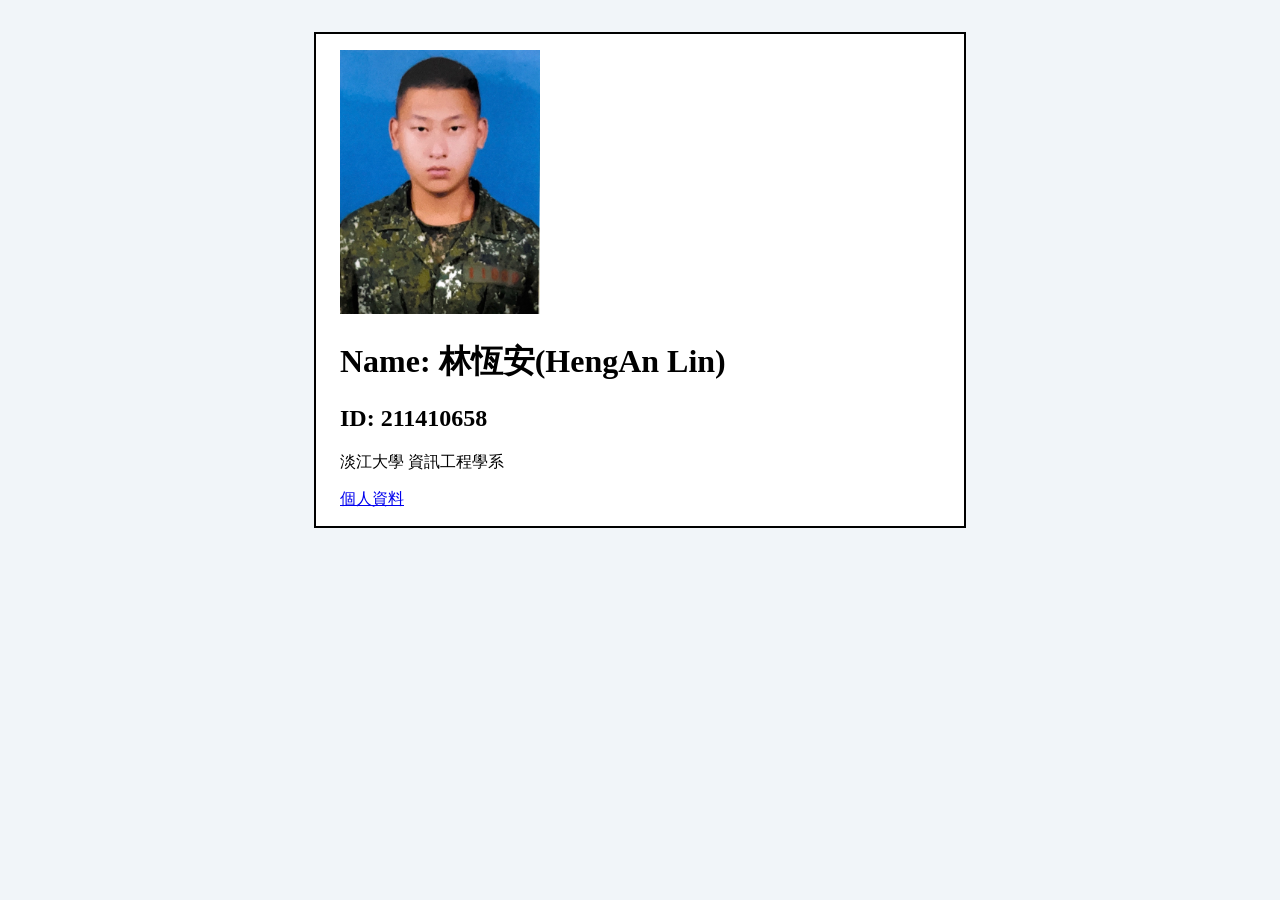
<file: demo/w01_58/index.html>
<!DOCTYPE html>
<html lang="en">
  <head>
    <meta charset="UTF-8" />
    <meta http-equiv="X-UA-Compatible" content="IE=edge" />
    <meta name="viewport" content="width=device-width, initial-scale=1.0" />
    <title>introduction</title>
    <style>
      body {
        background: #f1f5f9;
      }
      .container {
        background: #fff;
        max-width: 600px;
        width: 80vw;
        margin: 2rem auto;
        border: 2px solid rgb(0, 0, 0);
        padding: 1rem 1.5rem 1rem 1.5rem;
      }
    </style>
  </head>
  <body>
    <div class="container">
      <img src="S__3899426.jpg" width="200px" alt="CSIE of TKU" />
      <h1>Name: 林恆安(HengAn Lin)</h1>
      <h2>ID: 211410658</h2>
      <p>
        淡江大學 資訊工程學系
      </p>
      <a href="http://www.csie.tku.edu.tw/">個人資料</a>
    </div>
  </body>
</html>
</file>
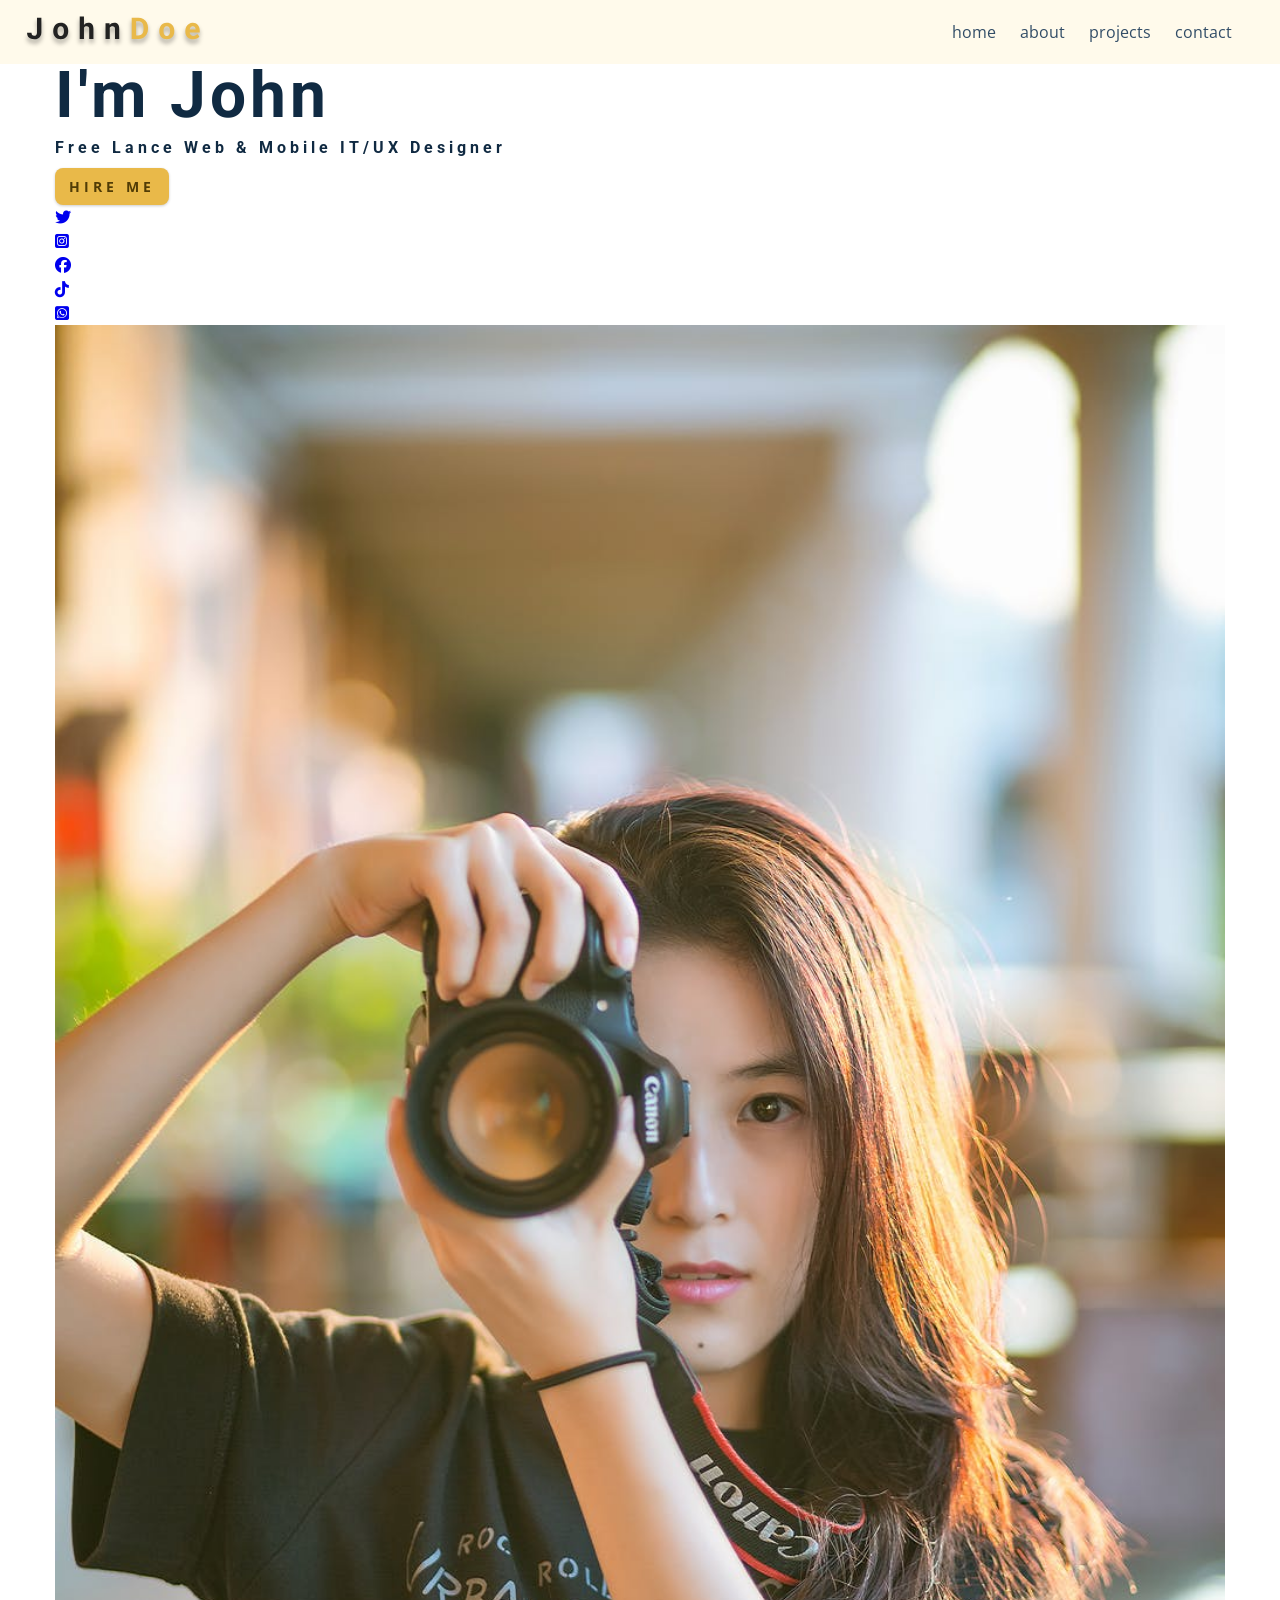
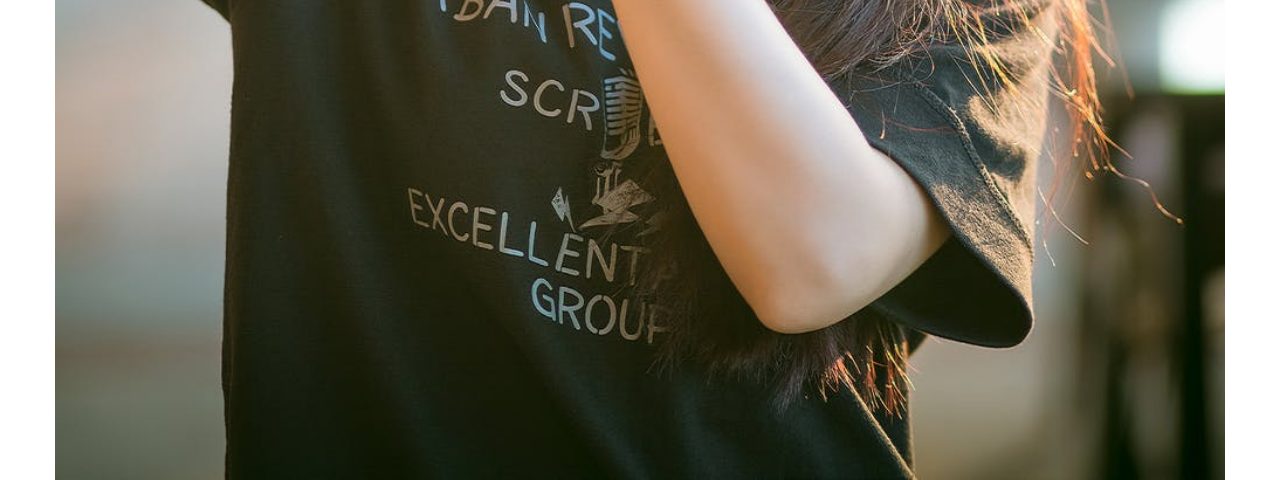
<file: demo/w12_58/portfolio/index.html>
<!DOCTYPE html>
<html lang="en">
  <head>
    <meta charset="UTF-8" />
    <meta name="viewport" content="width=device-width, initial-scale=1.0" />
    <title>John Doe || Home</title>
    <link
      rel="stylesheet"
      href="https://cdnjs.cloudflare.com/ajax/libs/font-awesome/6.2.1/css/all.min.css"
      integrity="sha512-MV7K8+y+gLIBoVD59lQIYicR65iaqukzvf/nwasF0nqhPay5w/9lJmVM2hMDcnK1OnMGCdVK+iQrJ7lzPJQd1w=="
      crossorigin="anonymous"
      referrerpolicy="no-referrer"
    />
    <!-- css -->
    <link rel="stylesheet" href="./css/styles_58.css" />
  </head>
  <body>
    <!-- navbar -->
    <nav class="nav" id="nav">
      <div class="nav-center">
        <!-- nav header -->
        <div class="nav-header">
          <img src="./images/logo.svg" class="nav-logo" alt="nav logo" />
        </div>
        <!-- nav-links -->
        <ul class="nav-links">
          <li>
            <a href="index.html">home</a>
          </li>
          <li>
            <a href="about_58.html">about</a>
          </li>
          <li>
            <a href="projects_58.html">projects</a>
          </li>
          <li>
            <a href="contact_58.html">contact</a>
          </li>
        </ul>
        <button class="nav-btn" id="nav-btn">
          <i class="fas fa-bars"></i>
        </button>
      </div>
    </nav>
    <!-- end of navbar -->
    <!-- sidebar -->
    <aside class="sidebar" id="sidebar">
      <div>
        <button class="close-btn" id="close-btn">
          <i class="fas fa-times"></i>
        </button>
        <ul class="sidebar-links">
          <li>
            <a href="index.html">home</a>
          </li>
          <li>
            <a href="about_58.html">about</a>
          </li>
          <li>
            <a href="projects_58.html">projects</a>
          </li>
          <li>
            <a href="contact_58.html">contact</a>
          </li>
        </ul>
        <ul class="social-icons">
          <li>
            <a href="http://www.twitter.com">
              <i class="fa-brands fa-twitter"></i>
            </a>
          </li>
          <li>
            <a href="http://www.instgram.com">
              <i class="fa-brands fa-square-instagram"></i>
            </a>
          </li>
          <li>
            <a href="http://www.facebook.com">
              <i class="fa-brands fa-facebook"></i>
            </a>
          </li>
          <li>
            <a href="http://www.tiktok.com">
              <i class="fa-brands fa-tiktok"></i>
            </a>
          </li>
          <li>
            <a href="http://www.whatsapp.com">
              <i class="fa-brands fa-square-whatsapp"></i>
            </a>
          </li>
        </ul>
      </div>
    </aside>
    <!-- end of sidebar -->
    <!-- header -->
    <header class="hero">
      <div class="section-center hero-center">
        <article class="hero-info">
          <div class="underline"></div>
          <h1>I'm John</h1>
          <h4>free lance web & mobile IT/UX Designer</h4>
          <a href="" class="btn hero-btn">Hire me</a>
          <ul class="social-icons hero-icons">
            <li>
              <a href="http://www.twitter.com">
                <i class="fa-brands fa-twitter"></i>
              </a>
            </li>
            <li>
              <a href="http://www.instgram.com">
                <i class="fa-brands fa-square-instagram"></i>
              </a>
            </li>
            <li>
              <a href="http://www.facebook.com">
                <i class="fa-brands fa-facebook"></i>
              </a>
            </li>
            <li>
              <a href="http://www.tiktok.com">
                <i class="fa-brands fa-tiktok"></i>
              </a>
            </li>
            <li>
              <a href="http://www.whatsapp.com">
                <i class="fa-brands fa-square-whatsapp"></i>
              </a>
            </li>
          </ul>
          <article class="hero-img">
            <img src="./images/about-img.jpeg" alt="about img" class="hero-photo">
          </article>
        </article>
      </div>
    </header>
    <!-- end of header -->
    <script src="./js/script_58.js"></script>
  </body>
</html>
</file>
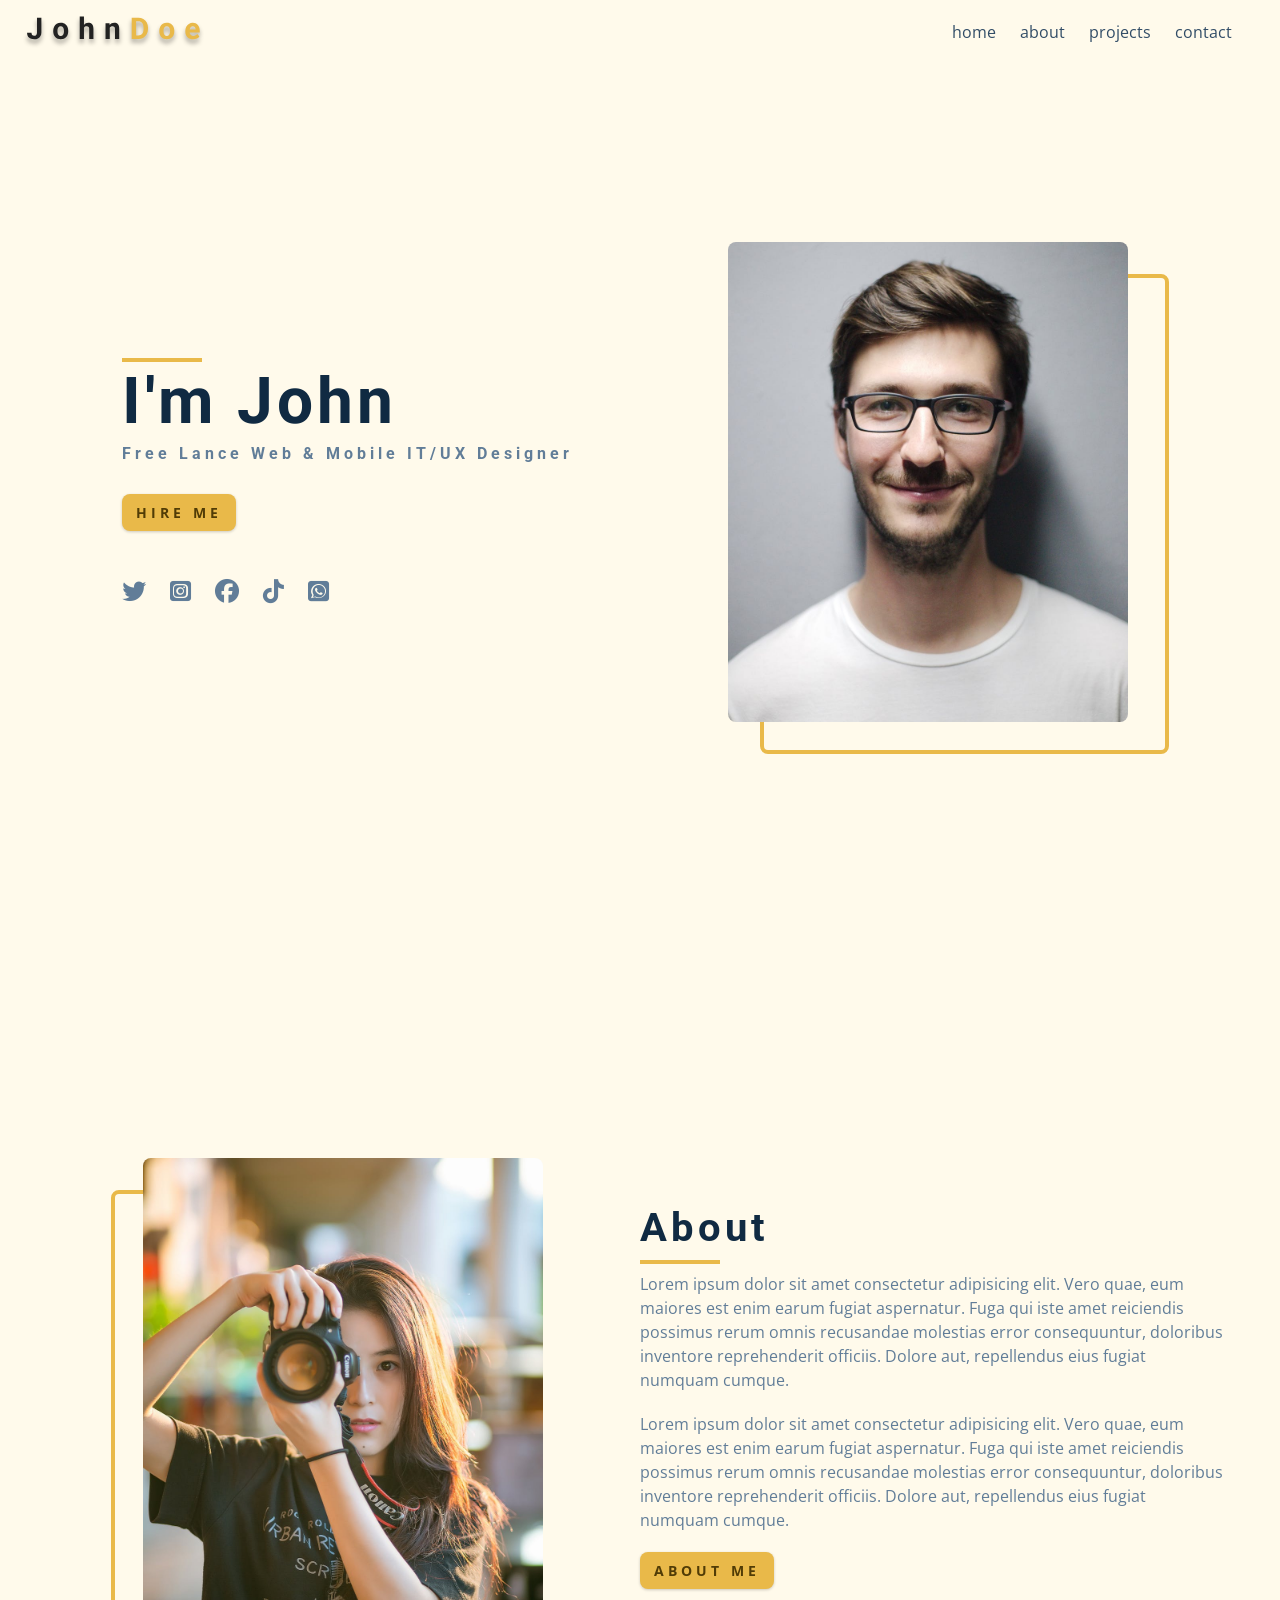
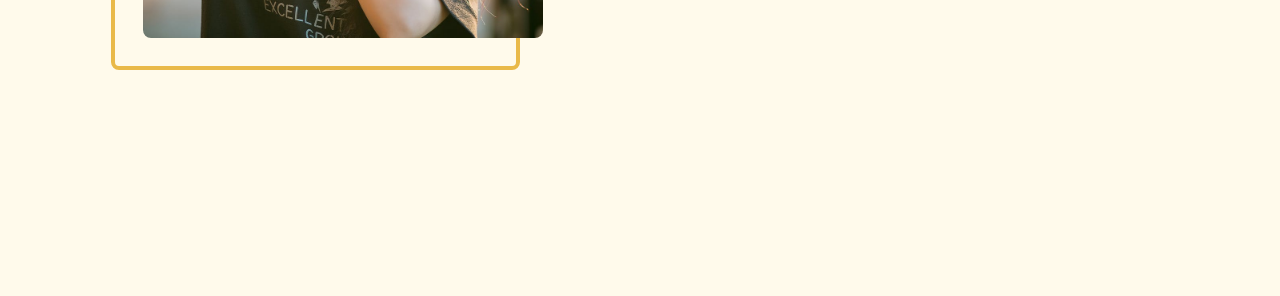
<file: demo/w13_58/portfolio/index.html>
<!DOCTYPE html>
<html lang="en">
  <head>
    <meta charset="UTF-8" />
    <meta name="viewport" content="width=device-width, initial-scale=1.0" />
    <title>John Doe || Home</title>
    <link
      rel="stylesheet"
      href="https://cdnjs.cloudflare.com/ajax/libs/font-awesome/6.2.1/css/all.min.css"
      integrity="sha512-MV7K8+y+gLIBoVD59lQIYicR65iaqukzvf/nwasF0nqhPay5w/9lJmVM2hMDcnK1OnMGCdVK+iQrJ7lzPJQd1w=="
      crossorigin="anonymous"
      referrerpolicy="no-referrer"
    />
    <!-- css -->
    <link rel="stylesheet" href="./css/styles_58.css" />
  </head>
  <body>
    <!-- navbar -->
    <nav class="nav" id="nav">
      <div class="nav-center">
        <!-- nav header -->
        <div class="nav-header">
          <img src="./images/logo.svg" class="nav-logo" alt="nav logo" />
        </div>
        <!-- nav-links -->
        <ul class="nav-links">
          <li>
            <a href="index.html">home</a>
          </li>
          <li>
            <a href="about_58.html">about</a>
          </li>
          <li>
            <a href="projects_58.html">projects</a>
          </li>
          <li>
            <a href="contact_58.html">contact</a>
          </li>
        </ul>
        <button class="nav-btn" id="nav-btn">
          <i class="fas fa-bars"></i>
        </button>
      </div>
    </nav>
    <!-- end of navbar -->
    <!-- sidebar -->
    <aside class="sidebar" id="sidebar">
      <div>
        <button class="close-btn" id="close-btn">
          <i class="fas fa-times"></i>
        </button>
        <ul class="sidebar-links">
          <li>
            <a href="index.html">home</a>
          </li>
          <li>
            <a href="about_58.html">about</a>
          </li>
          <li>
            <a href="projects_58.html">projects</a>
          </li>
          <li>
            <a href="contact_58.html">contact</a>
          </li>
        </ul>
        <ul class="social-icons">
          <li>
            <a href="http://www.twitter.com">
              <i class="fa-brands fa-twitter"></i>
            </a>
          </li>
          <li>
            <a href="http://www.instgram.com">
              <i class="fa-brands fa-square-instagram"></i>
            </a>
          </li>
          <li>
            <a href="http://www.facebook.com">
              <i class="fa-brands fa-facebook"></i>
            </a>
          </li>
          <li>
            <a href="http://www.tiktok.com">
              <i class="fa-brands fa-tiktok"></i>
            </a>
          </li>
          <li>
            <a href="http://www.whatsapp.com">
              <i class="fa-brands fa-square-whatsapp"></i>
            </a>
          </li>
        </ul>
      </div>
    </aside>
    <!-- end of sidebar -->
    <!-- header -->
    <header class="hero">
      <div class="section-center hero-center">
        <article class="hero-info">
          <div class="underline"></div>
          <h1>I'm John</h1>
          <h4>free lance web & mobile IT/UX Designer</h4>
          <a href="" class="btn hero-btn ">Hire me</a>
          <ul class="social-icons hero-icons">
            <li>
              <a href="http://www.twitter.com">
                <i class="fa-brands fa-twitter social-icon"></i>
              </a>
            </li>
            <li>
              <a href="http://www.instgram.com">
                <i class="fa-brands fa-square-instagram social-icon"></i>
              </a>
            </li>
            <li>
              <a href="http://www.facebook.com">
                <i class="fa-brands fa-facebook social-icon"></i>
              </a>
            </li>
            <li>
              <a href="http://www.tiktok.com">
                <i class="fa-brands fa-tiktok social-icon"></i>
              </a>
            </li>
            <li>
              <a href="http://www.whatsapp.com">
                <i class="fa-brands fa-square-whatsapp social-icon"></i>
              </a>
            </li>
          </ul>
        </article>
        <article class="hero-img">
          <img src="./images/hero-img.jpeg" alt="about img" class="hero-photo">
        </article>
      </div>
    </header>
    <!-- end of header -->
    <section class="section about">
      <div class="section-center about-center">
        <!-- about img -->
        <article class="about-img">
          <img
            src="./images/about-img.jpeg"
            class="hero-photo"
            alt="about img"
          />
        </article>
        <!-- about info -->
        <article class="about-info">
          <!-- section title -->
          <div class="section-title about-title">
            <h2>about</h2>
            <div class="underline"></div>
          </div>
          <!--end of section title -->
          <p>
            Lorem ipsum dolor sit amet consectetur adipisicing elit. Vero quae,
            eum maiores est enim earum fugiat aspernatur. Fuga qui iste amet
            reiciendis possimus rerum omnis recusandae molestias error
            consequuntur, doloribus inventore reprehenderit officiis. Dolore
            aut, repellendus eius fugiat numquam cumque.
          </p>
          <p>
            Lorem ipsum dolor sit amet consectetur adipisicing elit. Vero quae,
            eum maiores est enim earum fugiat aspernatur. Fuga qui iste amet
            reiciendis possimus rerum omnis recusandae molestias error
            consequuntur, doloribus inventore reprehenderit officiis. Dolore
            aut, repellendus eius fugiat numquam cumque.
          </p>
          <a href="about_58.html" class="btn">about me</a>
        </article>
      </div>
    </section>
    <!-- end of about -->
    <script src="./js/script_58.js"></script>
  </body>
</html>
</file>
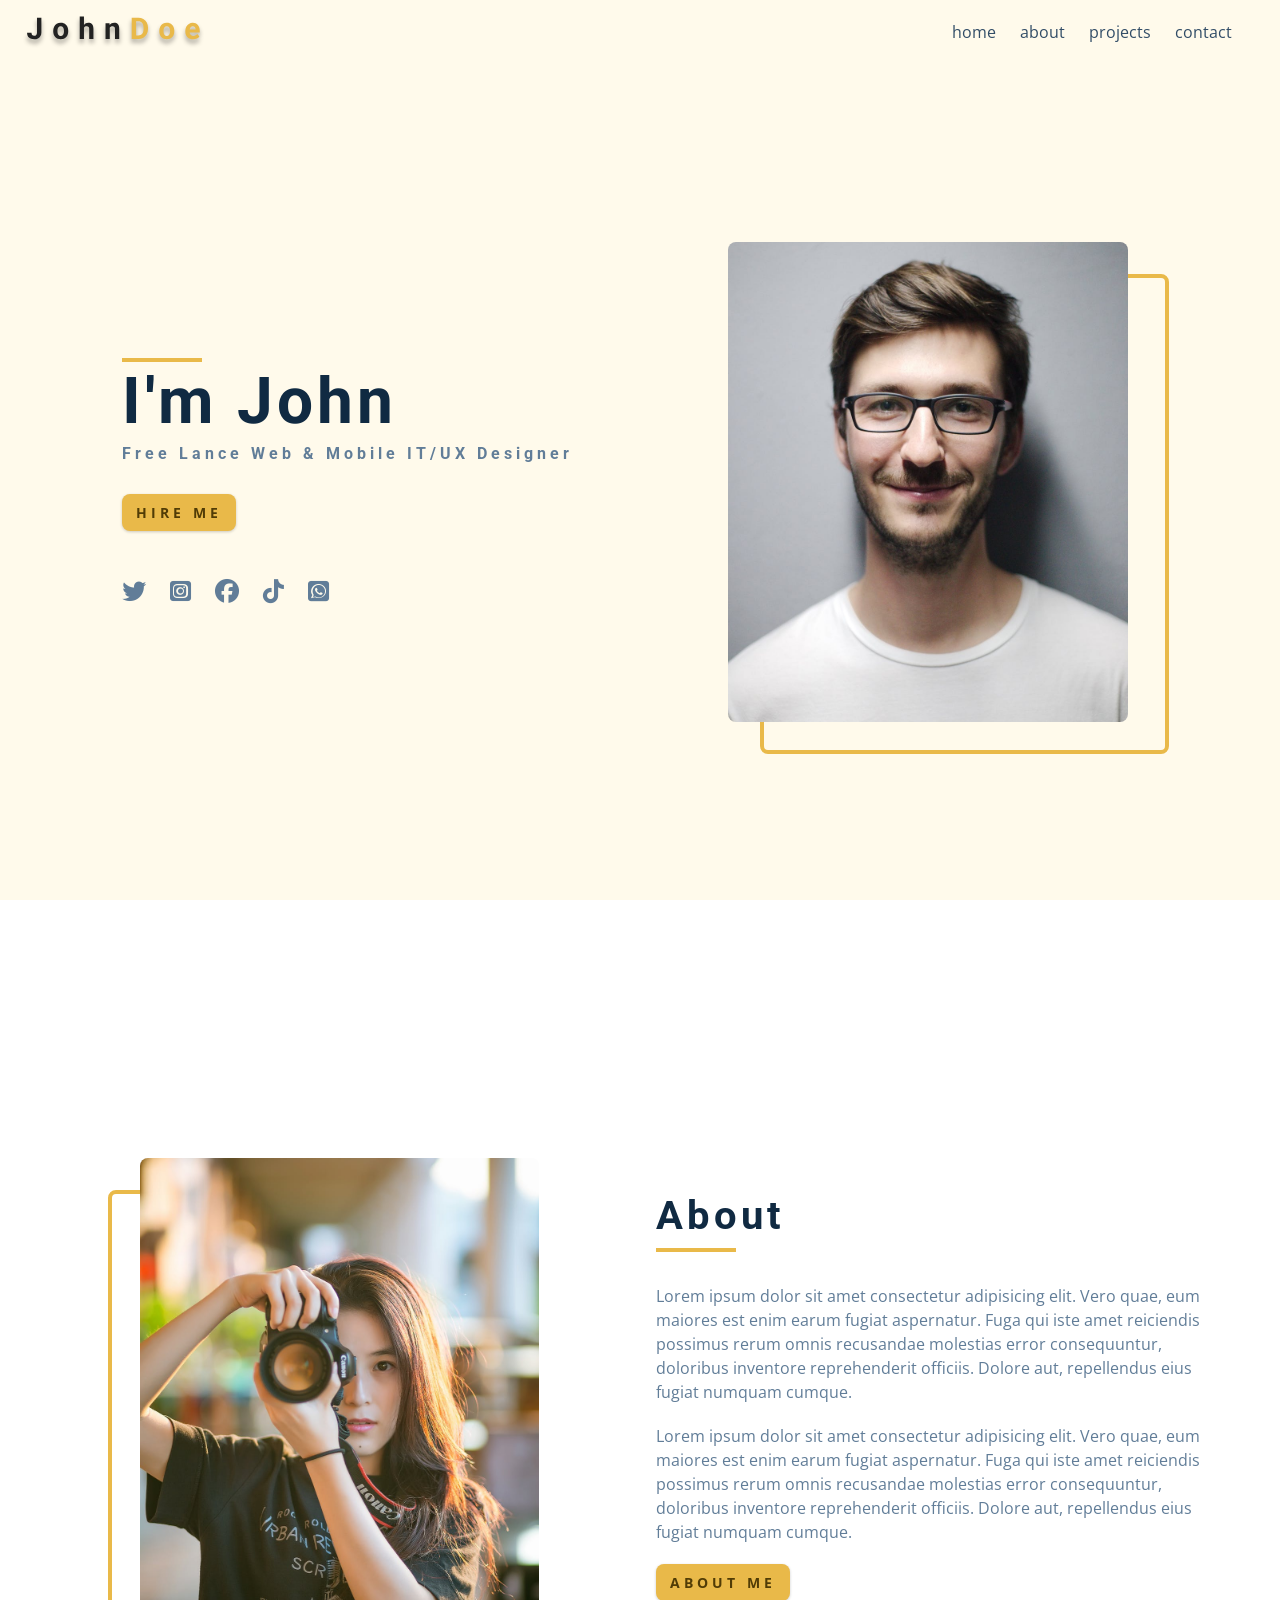
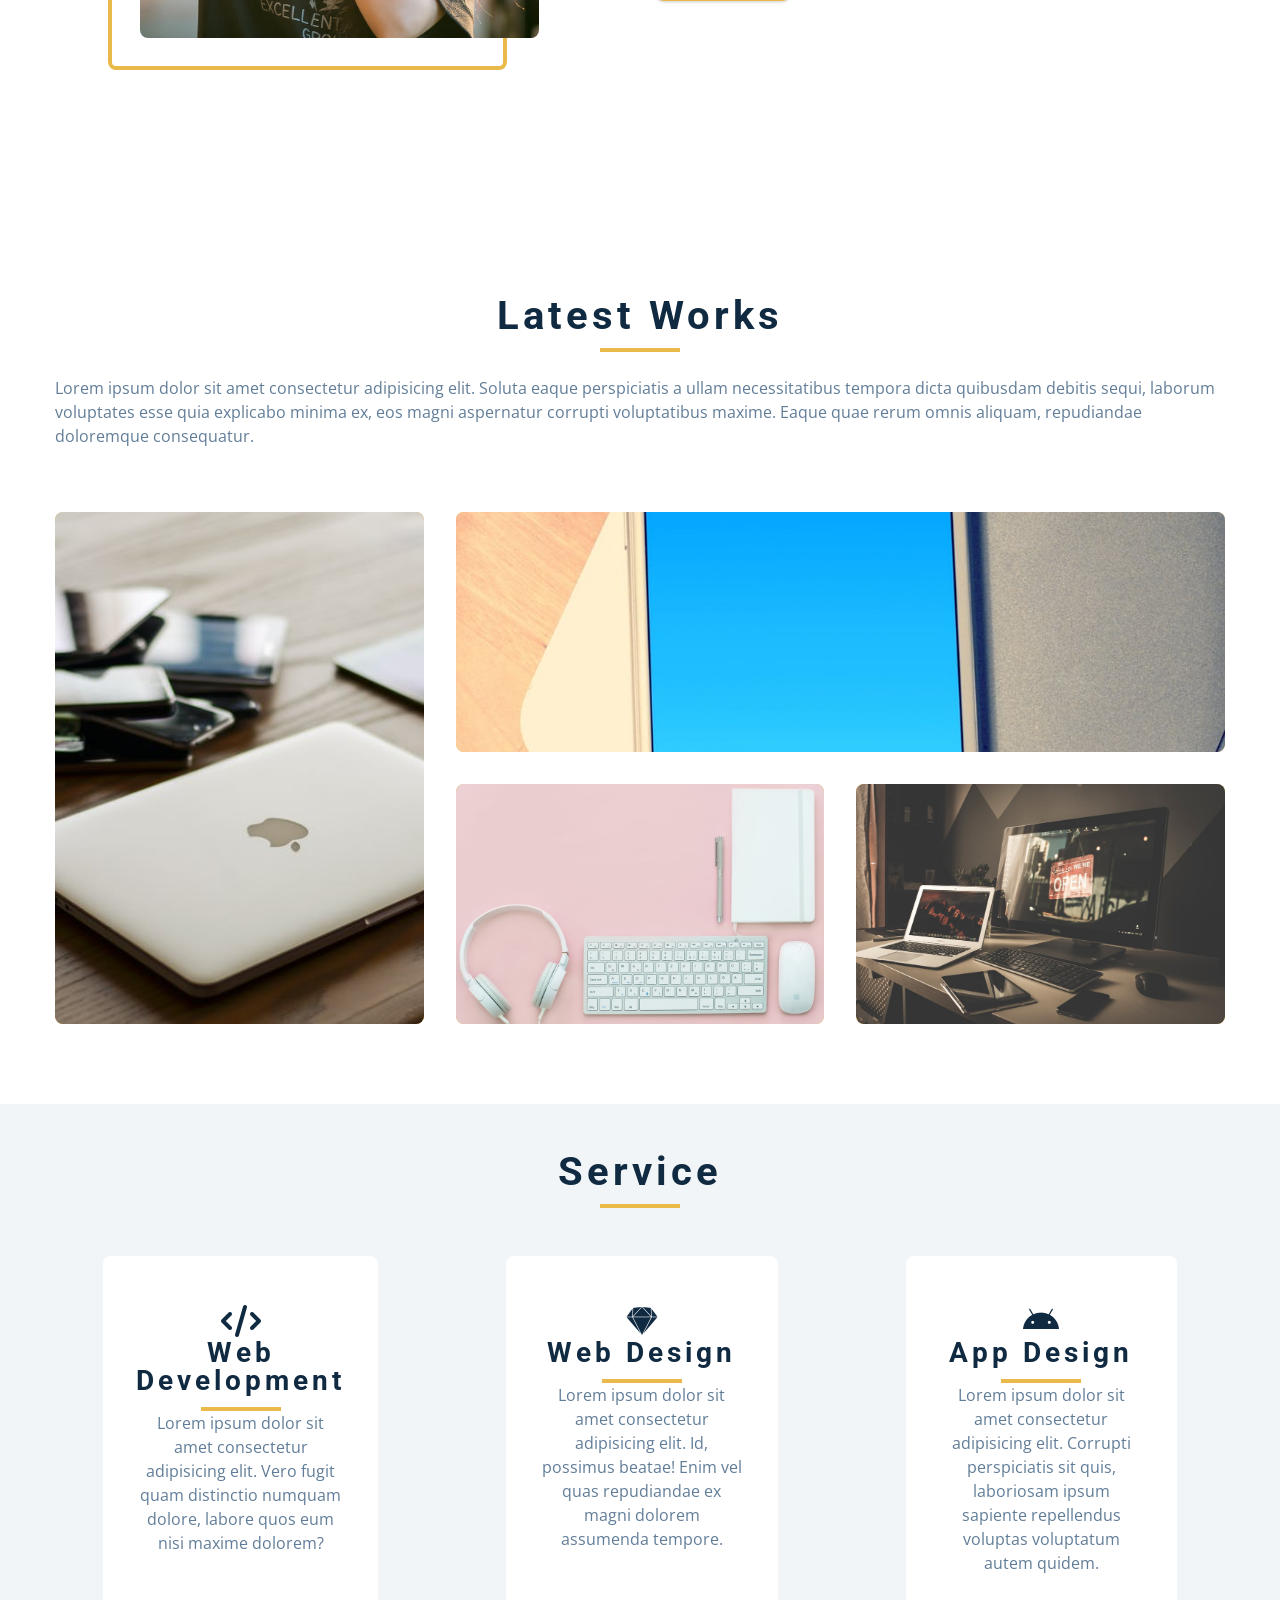
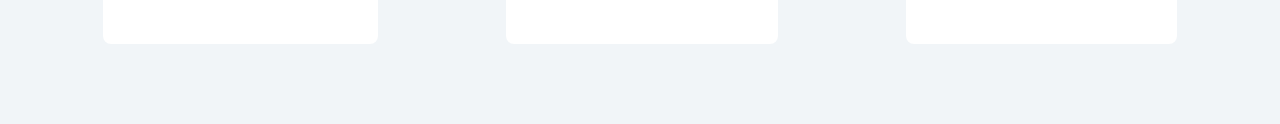
<file: demo/w14_58/portfolio/index.html>
<!DOCTYPE html>
<html lang="en">
  <head>
    <meta charset="UTF-8" />
    <meta name="viewport" content="width=device-width, initial-scale=1.0" />
    <title>John Doe || Home</title>
    <link
      rel="stylesheet"
      href="https://cdnjs.cloudflare.com/ajax/libs/font-awesome/6.2.1/css/all.min.css"
      integrity="sha512-MV7K8+y+gLIBoVD59lQIYicR65iaqukzvf/nwasF0nqhPay5w/9lJmVM2hMDcnK1OnMGCdVK+iQrJ7lzPJQd1w=="
      crossorigin="anonymous"
      referrerpolicy="no-referrer"
    />
    <!-- css -->
    <link rel="stylesheet" href="./css/styles_58.css" />
  </head>
  <body>
    <!-- navbar -->
    <nav class="nav" id="nav">
      <div class="nav-center">
        <!-- nav header -->
        <div class="nav-header">
          <img src="./images/logo.svg" class="nav-logo" alt="nav logo" />
        </div>
        <!-- nav-links -->
        <ul class="nav-links">
          <li>
            <a href="index.html">home</a>
          </li>
          <li>
            <a href="about_58.html">about</a>
          </li>
          <li>
            <a href="projects_58.html">projects</a>
          </li>
          <li>
            <a href="contact_58.html">contact</a>
          </li>
        </ul>
        <button class="nav-btn" id="nav-btn">
          <i class="fas fa-bars"></i>
        </button>
      </div>
    </nav>
    <!-- end of navbar -->
    <!-- sidebar -->
    <aside class="sidebar" id="sidebar">
      <div>
        <button class="close-btn" id="close-btn">
          <i class="fas fa-times"></i>
        </button>
        <ul class="sidebar-links">
          <li>
            <a href="index.html">home</a>
          </li>
          <li>
            <a href="about_58.html">about</a>
          </li>
          <li>
            <a href="projects_58.html">projects</a>
          </li>
          <li>
            <a href="contact_58.html">contact</a>
          </li>
        </ul>
        <ul class="social-icons">
          <li>
            <a href="http://www.twitter.com">
              <i class="fa-brands fa-twitter"></i>
            </a>
          </li>
          <li>
            <a href="http://www.instgram.com">
              <i class="fa-brands fa-square-instagram"></i>
            </a>
          </li>
          <li>
            <a href="http://www.facebook.com">
              <i class="fa-brands fa-facebook"></i>
            </a>
          </li>
          <li>
            <a href="http://www.tiktok.com">
              <i class="fa-brands fa-tiktok"></i>
            </a>
          </li>
          <li>
            <a href="http://www.whatsapp.com">
              <i class="fa-brands fa-square-whatsapp"></i>
            </a>
          </li>
        </ul>
      </div>
    </aside>
    <!-- end of sidebar -->
    <!-- header -->
    <header class="hero">
      <div class="section-center hero-center">
        <article class="hero-info">
          <div class="underline"></div>
          <h1>I'm John</h1>
          <h4>free lance web & mobile IT/UX Designer</h4>
          <a href="" class="btn hero-btn ">Hire me</a>
          <ul class="social-icons hero-icons">
            <li>
              <a href="http://www.twitter.com">
                <i class="fa-brands fa-twitter social-icon"></i>
              </a>
            </li>
            <li>
              <a href="http://www.instgram.com">
                <i class="fa-brands fa-square-instagram social-icon"></i>
              </a>
            </li>
            <li>
              <a href="http://www.facebook.com">
                <i class="fa-brands fa-facebook social-icon"></i>
              </a>
            </li>
            <li>
              <a href="http://www.tiktok.com">
                <i class="fa-brands fa-tiktok social-icon"></i>
              </a>
            </li>
            <li>
              <a href="http://www.whatsapp.com">
                <i class="fa-brands fa-square-whatsapp social-icon"></i>
              </a>
            </li>
          </ul>
        </article>
        <article class="hero-img">
          <img src="./images/hero-img.jpeg" alt="about img" class="hero-photo">
        </article>
      </div>
    </header>
    <!-- end of header -->
    <section class="section about">
      <div class="section-center about-center">
        <!-- about img -->
        <article class="about-img">
          <img
            src="./images/about-img.jpeg"
            class="hero-photo"
            alt="about img"
          />
        </article>
        <!-- about info -->
        <article class="about-info">
          <!-- section title -->
          <div class="section-title about-title">
            <h2>about</h2>
            <div class="underline"></div>
          </div>
          <!--end of section title -->
          <p>
            Lorem ipsum dolor sit amet consectetur adipisicing elit. Vero quae,
            eum maiores est enim earum fugiat aspernatur. Fuga qui iste amet
            reiciendis possimus rerum omnis recusandae molestias error
            consequuntur, doloribus inventore reprehenderit officiis. Dolore
            aut, repellendus eius fugiat numquam cumque.
          </p>
          <p>
            Lorem ipsum dolor sit amet consectetur adipisicing elit. Vero quae,
            eum maiores est enim earum fugiat aspernatur. Fuga qui iste amet
            reiciendis possimus rerum omnis recusandae molestias error
            consequuntur, doloribus inventore reprehenderit officiis. Dolore
            aut, repellendus eius fugiat numquam cumque.
          </p>
          <a href="about_58.html" class="btn">about me</a>
        </article>
      </div>
    </section>
    <!-- end of about -->
    <!-- projects -->
    <section class="projects section-center">
      <div class="section-title">
        <h2 class="t">latest works</h2>
        <div class="underline"></div>
        <p class="project-text">
          <p>Lorem ipsum dolor sit amet consectetur adipisicing elit. Soluta eaque perspiciatis a ullam necessitatibus tempora
             dicta quibusdam debitis sequi, laborum voluptates esse quia explicabo minima ex, eos magni aspernatur corrupti 
             voluptatibus maxime. Eaque quae rerum omnis aliquam, repudiandae doloremque consequatur.</p>
        </p>
      </div>
      <div class="section-center projects-center">
        <a href="projects_58.html" class="project-1">
          <article class="project">
            <img src="./images/project-1.jpeg" class="project-img" alt="single project">
            <div class="project-info">
              <h4>project title</h4>
              <p>client name</p>
            </div>
          </article>
        </a>
        <a href="projects_58.html" class="project-2">
          <article class="project">
            <img src="./images/project-2.jpeg" class="project-img" alt="single project">
            <div class="project-info">
              <h4>project title</h4>
              <p>client name</p>
            </div>
          </article>
        </a>
        <a href="projects_58.html" class="project-3">
          <article class="project">
            <img src="./images/project-3.jpeg" class="project-img" alt="single project">
            <div class="project-info">
              <h4>project title</h4>
              <p>client name</p>
            </div>
          </article>
        </a>
        <a href="projects_58.html" class="project-4">
          <article class="project">
            <img src="./images/project-4.jpeg" class="project-img" alt="single project">
            <div class="project-info">
              <h4>project title</h4>
              <p>client name</p>
            </div>
          </article>
        </a>
      </div>
    </section>
    <!-- end of projects -->

    <!-- services -->
    <section class="services ">
    <div class="service-title">
      <h2>service</h2>
      <div class="underline"></div>
    </div>

    <div class="section-center services-center">
      <article class="service service-1">
        <i class="icon fa-solid fa-code"></i>
        <div class="service-card">
          <h3>Web Development</h3>
          <div class="underline" ></div>
          <p class="service-text">Lorem ipsum dolor sit amet consectetur adipisicing elit. Vero fugit quam distinctio numquam dolore, labore quos eum nisi maxime dolorem?</p>
        </div>
      </article>
      <article class="service service-2">
        <i class="icon fa-brands fa-sketch"></i>
        <div class="service-card">
          <h3>Web Design</h3>
          <div class="underline" ></div>
          <p class="service-text">Lorem ipsum dolor sit amet consectetur adipisicing elit. Id, possimus beatae! Enim vel quas repudiandae ex magni dolorem assumenda tempore.</p>
        </div>
      </article>
      <article class="service service-3">
        <i class="icon fa-brands fa-android"></i>
        <div class="service-card">
          <h3>App Design</h3>
          <div class="underline" ></div>
          <p class="service-text">Lorem ipsum dolor sit amet consectetur adipisicing elit. Corrupti perspiciatis sit quis, laboriosam ipsum sapiente repellendus voluptas voluptatum autem quidem.</p>
        </div>
      </article>
    </div>
  </section>
    <script src="./js/script_58.js"></script>
  </body>
</html>
</file>
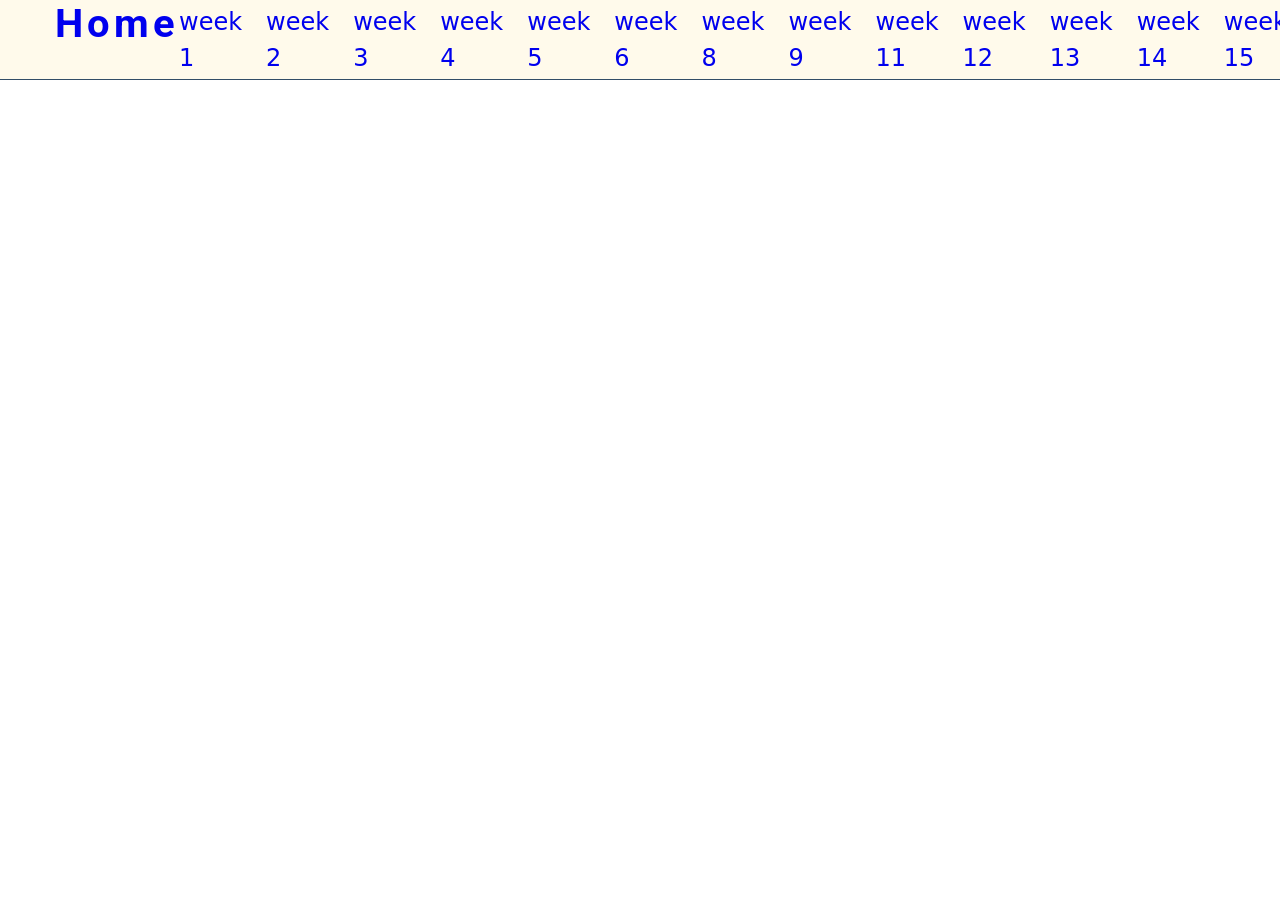
<file: demo_58.html>
<!DOCTYPE html>
<html lang="en">
<head>
    <meta charset="UTF-8">
    <meta http-equiv="X-UA-Compatible" content="IE=edge">
    <meta name="viewport" content="width=device-width, initial-scale=1.0">
    <title>My Homepage</title>
    <link rel="stylesheet" href="/css/demo_style_58.css">
</head>
<body>

    <!-- navbar -->
    <nav class="nav" id="nav">
        <div class="nav-center">
        <!--nav header-->
        <div class="nav-header">
            <!--<img src="./images/logo.svg" alt="" class="nav-logo">-->
            <ul>
                <a href="index.html"><h2>Home</h2></a>
                </ul>
        <!--nav links-->
        </div>
        <ul class="nav-links">
            <li onclick="change(1)">
                <a href="#">week 1</a>
            </li>
            <li onclick="change(2)">
                <a href="#">week 2</a>
            </li>
            <li onclick="change(3)">
                <a href="#">week 3</a>
            </li>
            <li onclick="change(4)">
                <a href="#">week 4</a>
            </li>
            <li onclick="change(5)">
                <a href="#">week 5</a>
            </li>
            <li onclick="change(6)">
                <a href="#">week 6</a>
            </li>
            <li onclick="change(7)">
                <a href="#">week 8</a>
            </li>
            <li onclick="change(8)">
                <a href="#">week 9</a>
            </li>
            <li onclick="change(9)">
                <a href="#">week 11</a>
            </li>
            <li onclick="change(10)">
                <a href="#">week 12</a>
            </li>
            <li onclick="change(11)">
                <a href="#">week 13</a>
            </li>
            <li onclick="change(12)">
                <a href="#">week 14</a>
            </li>
            <li onclick="change(13)">
                <a href="#">week 15</a>
            </li>
            <li onclick="change(14)">
                <a href="#">week 16</a>
            </li>
            
        </ul>
        </div>
    </nav>
    
    <section class="show-classdemo"></section>
    <script src="/js/demo_script_58.js"></script>
</body>
</html>
</file>
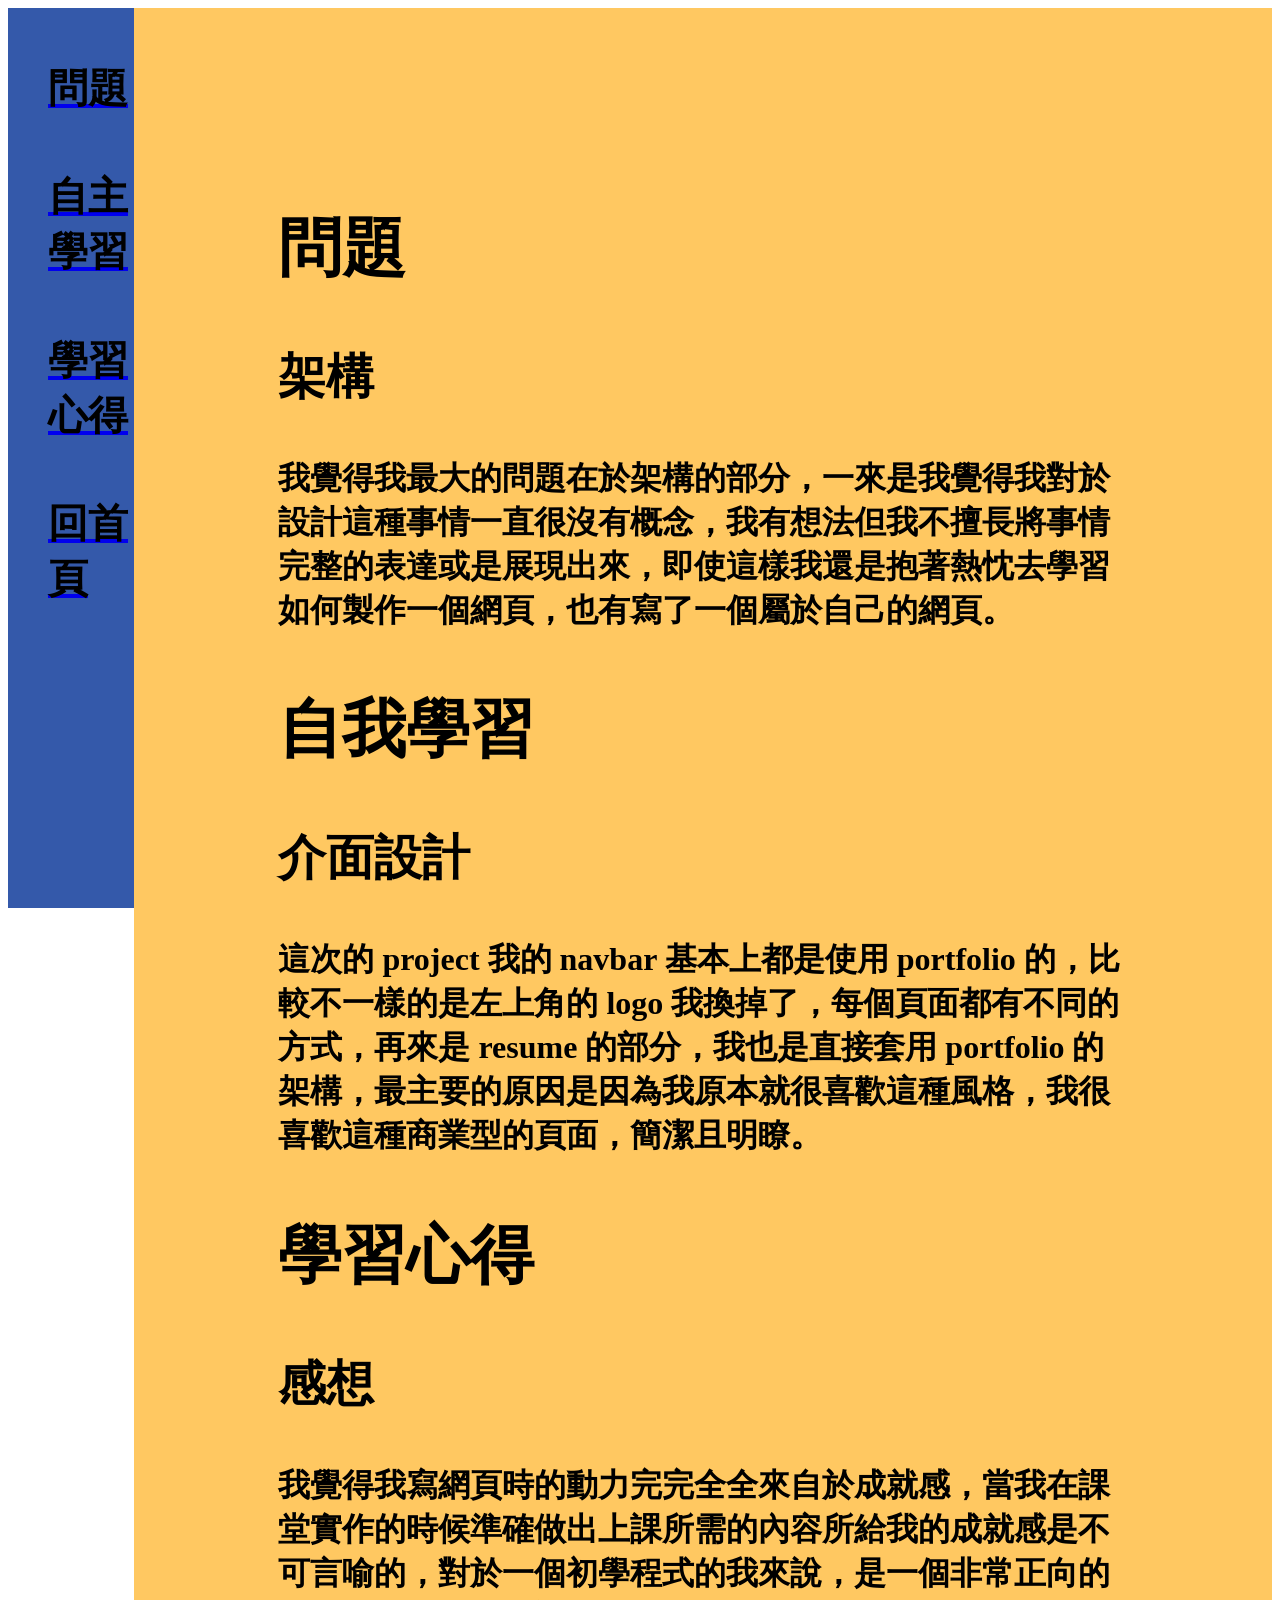
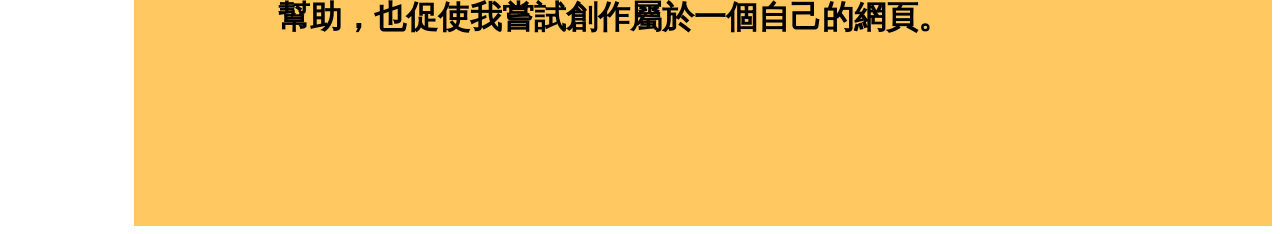
<file: learning_58.html>
<!DOCTYPE html>
<html lang="en">
<head>
    <meta charset="UTF-8">
    <meta http-equiv="X-UA-Compatible" content="IE=edge">
    <meta name="viewport" content="width=device-width, initial-scale=1.0">
    <title>Learning</title>
    <link rel="stylesheet" href="css/learning_58.css">
</head>
<body class="center">
    <nav class="sidebar-sticky">
        <ul>
            <li style="list-style: none;"><a href="#problem"><h4>問題</h4></a></li>
            <li style="list-style: none;"><a href="#self-learning"><h4>自主學習</h4></a></li>
            <li style="list-style: none;"><a href="#reflection"><h4>學習心得</h4></a></li>
            <li style="list-style: none;"><a href="index.html"><h4>回首頁</h4></a></li>
        </ul>
    </nav>
    <div class="section-center">
        <section class="problem" id="problem">
        <h2>問題</h2>
        <h3>架構</h3>
        <h4>我覺得我最大的問題在於架構的部分，一來是我覺得我對於設計這種事情一直很沒有概念，我有想法但我不擅長將事情完整的表達或是展現出來，即使這樣我還是抱著熱忱去學習如何製作一個網頁，也有寫了一個屬於自己的網頁。</h4>
    </section>    
    <section class="self-learning" id="self-learning">
        <h2>自我學習</h2>
        <h3>介面設計</h3>
        <h4>這次的 project 我的 navbar 基本上都是使用 portfolio 的，比較不一樣的是左上角的 logo 我換掉了，每個頁面都有不同的方式，再來是 resume 的部分，我也是直接套用 portfolio 的架構，最主要的原因是因為我原本就很喜歡這種風格，我很喜歡這種商業型的頁面，簡潔且明瞭。</h4>
    </section>
    <section class="reflection" id="reflection">
        <h2>學習心得</h2>
        <h3>感想</h3>
        <h4>我覺得我寫網頁時的動力完完全全來自於成就感，當我在課堂實作的時候準確做出上課所需的內容所給我的成就感是不可言喻的，對於一個初學程式的我來說，是一個非常正向的幫助，也促使我嘗試創作屬於一個自己的網頁。</h4>
    </section></div>
</body>
</html>
</file>
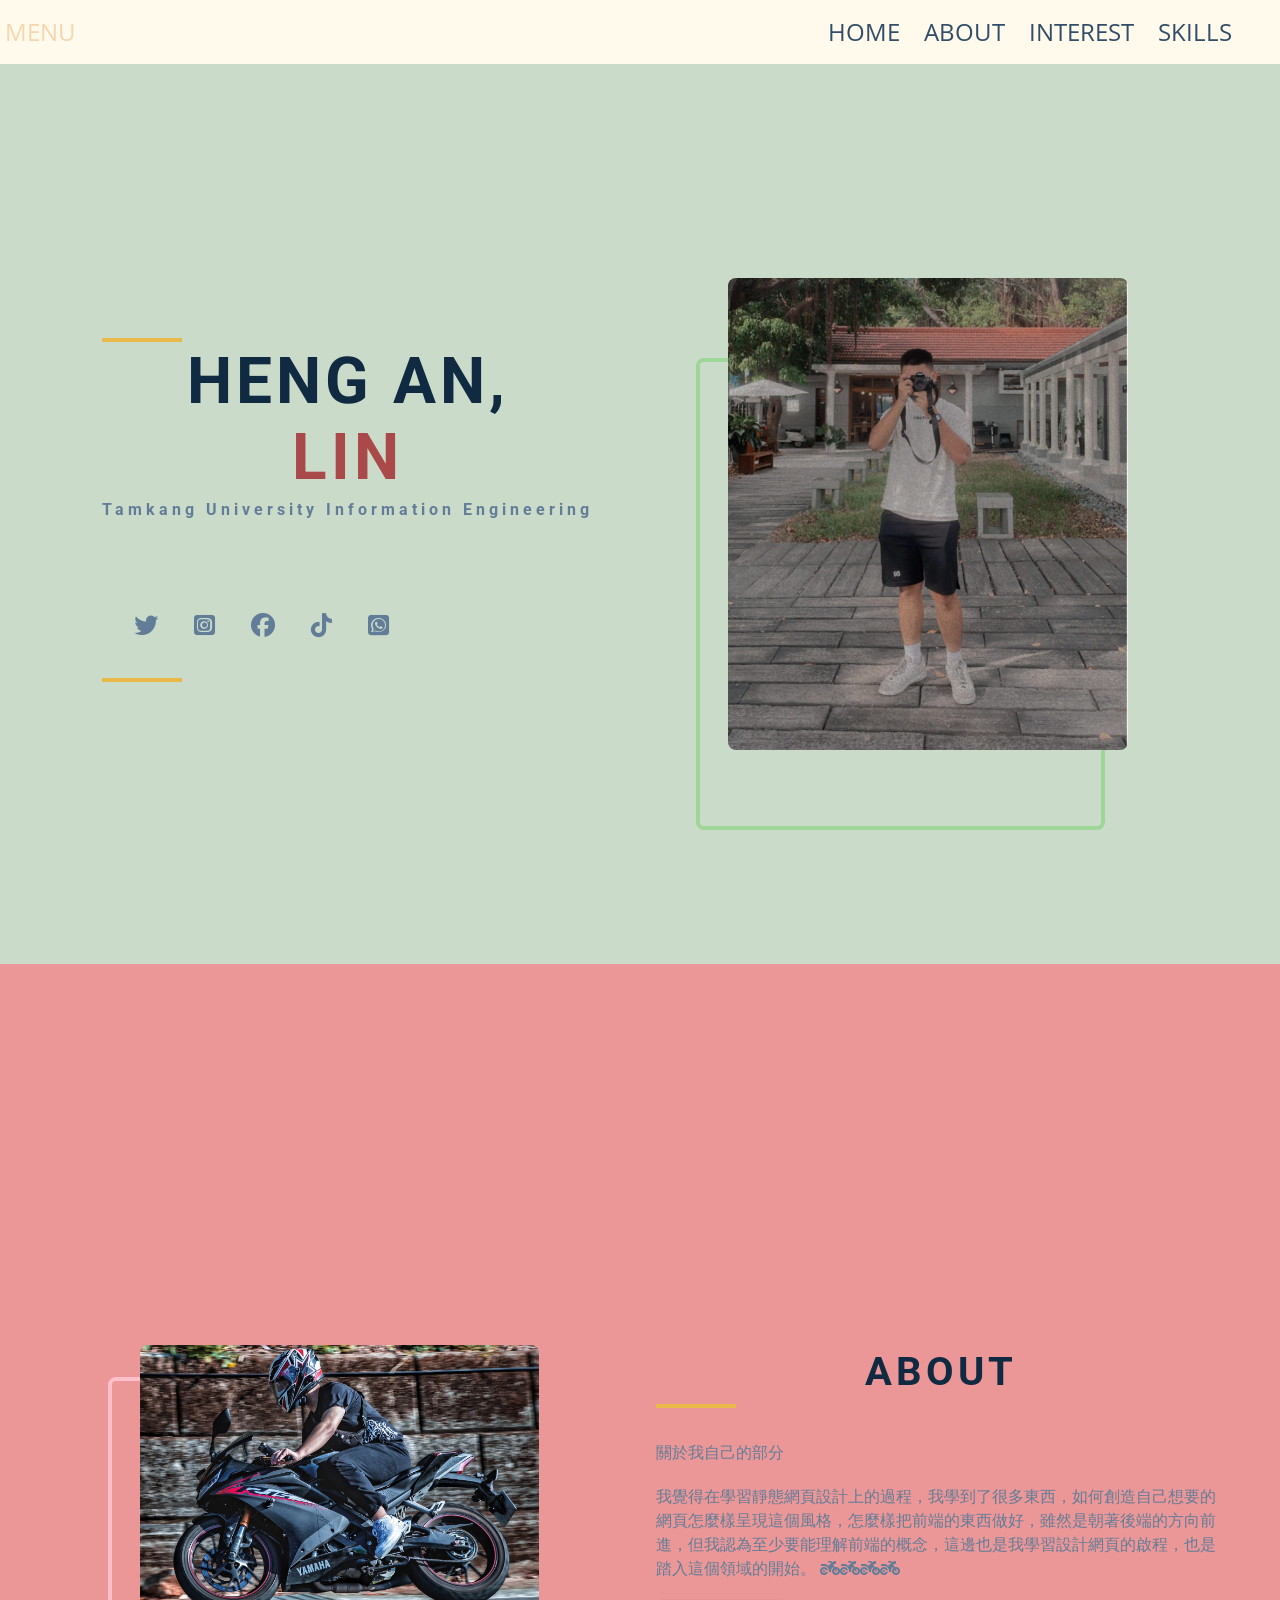
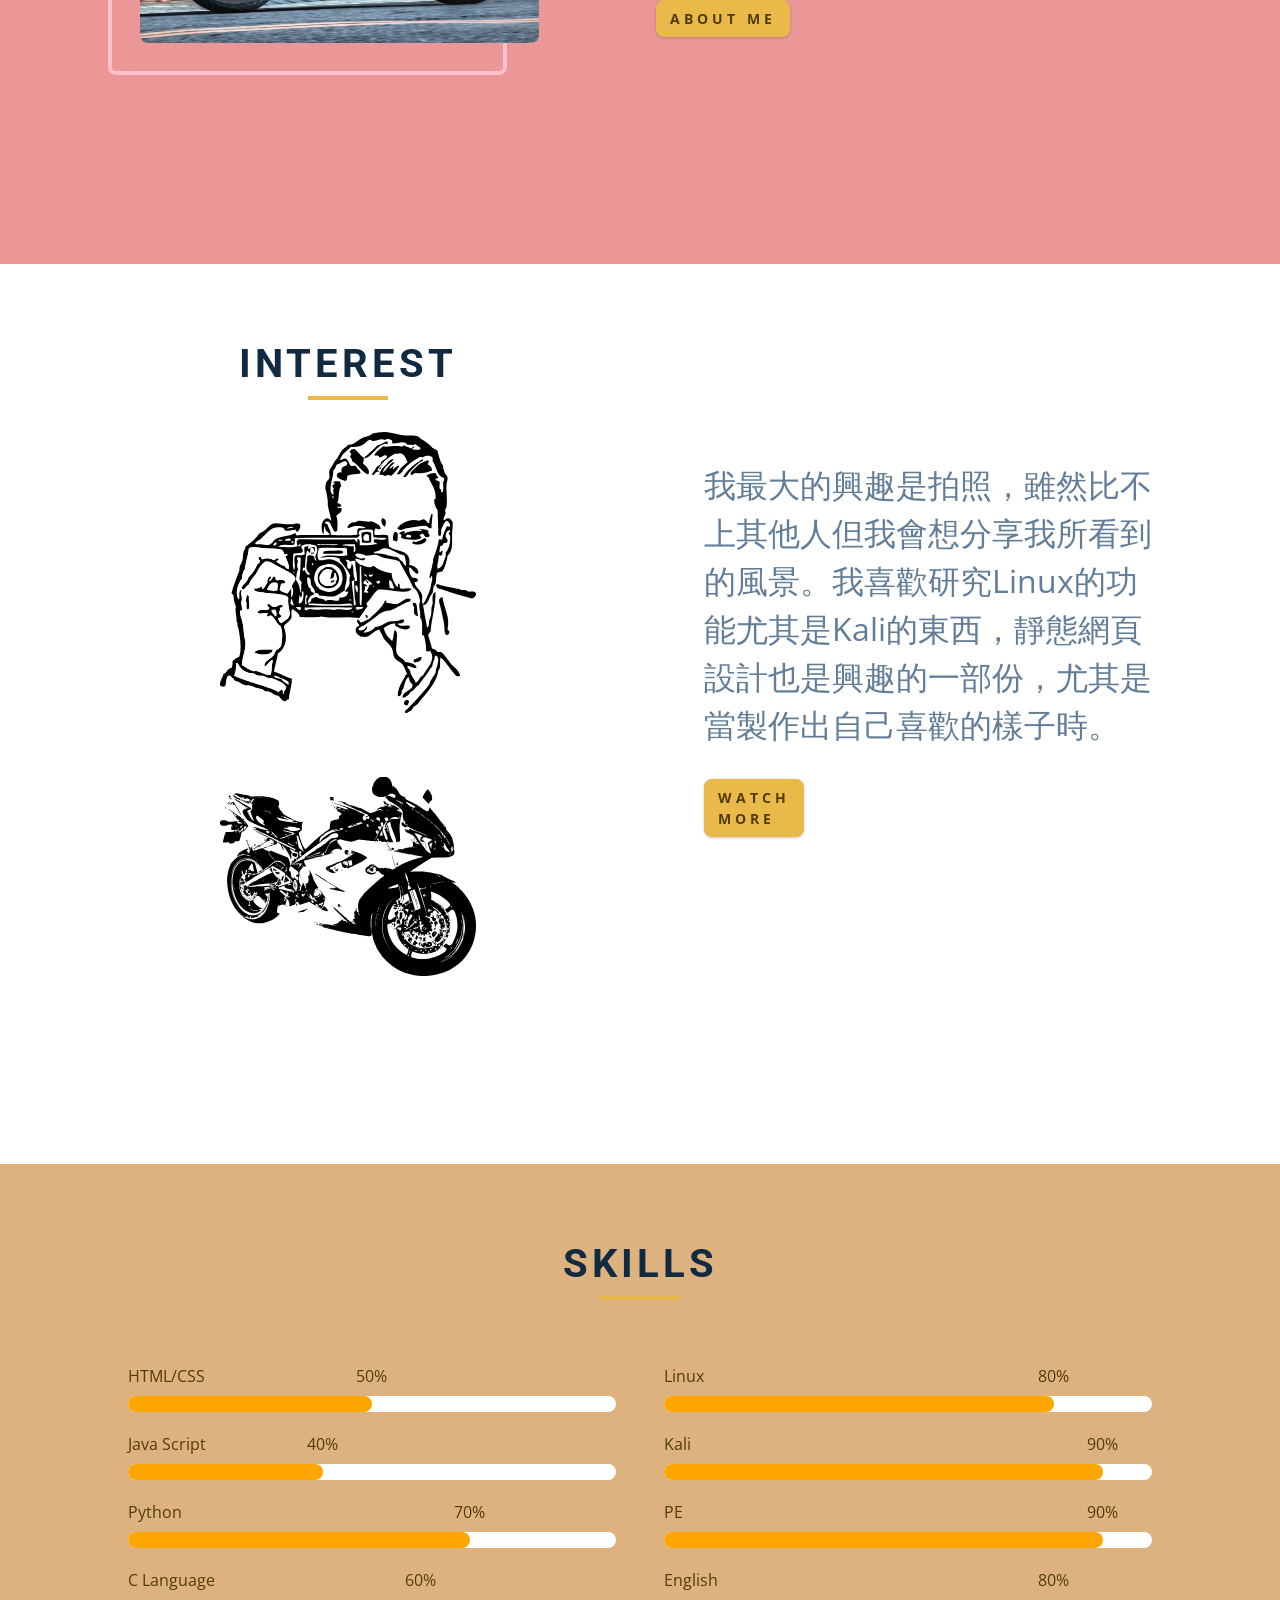
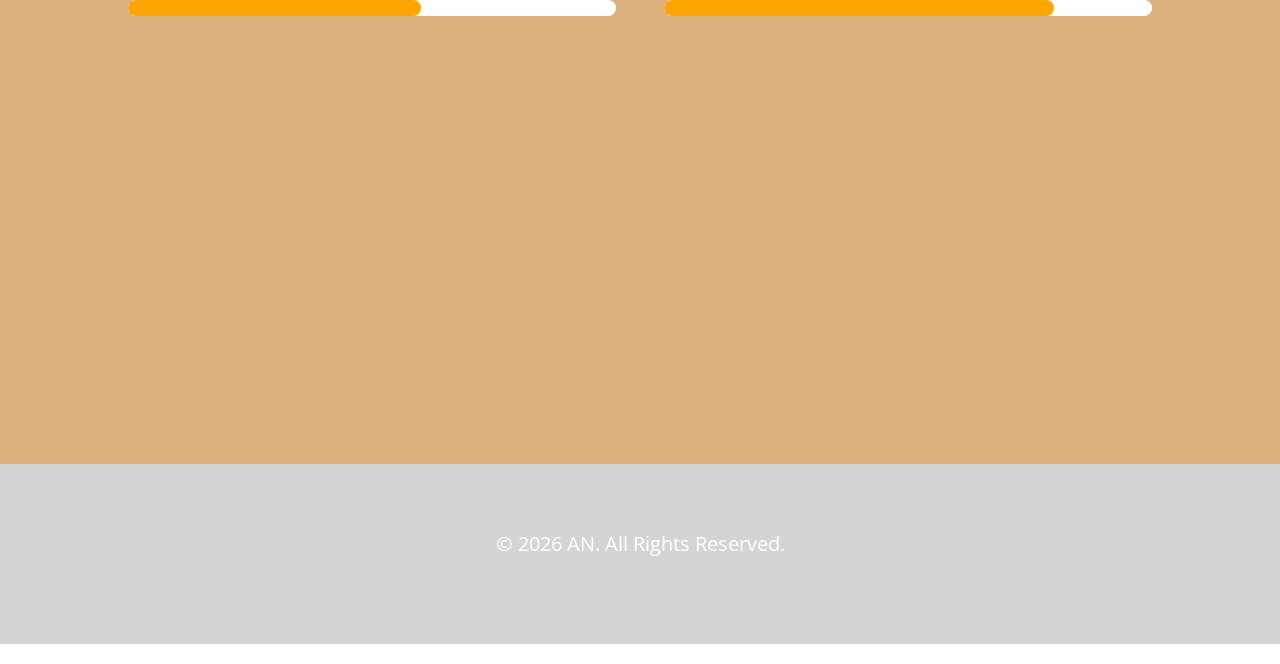
<file: Resume.html>
<!DOCTYPE html>
<html lang="en">
  <head>
    <meta charset="UTF-8" />
    <meta name="viewport" content="width=device-width, initial-scale=1.0" />
    <title>Resume</title>
    <link
      rel="stylesheet"
      href="https://cdnjs.cloudflare.com/ajax/libs/font-awesome/6.2.1/css/all.min.css"
      integrity="sha512-MV7K8+y+gLIBoVD59lQIYicR65iaqukzvf/nwasF0nqhPay5w/9lJmVM2hMDcnK1OnMGCdVK+iQrJ7lzPJQd1w=="
      crossorigin="anonymous"
      referrerpolicy="no-referrer"
    />
    <!-- css -->
    <link rel="stylesheet" href="./css/resume_58.css" />
  </head>
  <body>
    <!-- navbar -->
    <nav class="nav" id="nav">
      <div class="nav-center">
        <!-- nav header -->
        <li class="homepage" style="list-style: none;"><a href="index.html" >menu</a></li>
        <!-- nav-links -->
        <ul class="nav-links">
          <li>
            <a href="#hero">home</a>
          </li>
          <li>
            <a href="#about">about</a>
          </li>
          <li>
            <a href="#interest">interest</a>
          </li>
          <li>
            <a href="#skills">skills</a>
          </li>
        </ul>
        <button class="nav-btn" id="nav-btn">
          <i class="fas fa-bars"></i>
        </button>
      </div>
    </nav>
    <!-- end of navbar -->
    <!-- sidebar -->
    <aside class="sidebar" id="sidebar">
      <div>
        <button class="close-btn" id="close-btn">
          <i class="fas fa-times"></i>
        </button>
        <ul class="sidebar-links">
          <li>
            <a href="#hero">home</a>
          </li>
          <li>
            <a href="#about">about</a>
          </li>
          <li>
            <a href="#interest">interest</a>
          </li>
          <li>
            <a href="#skills">skills</a>
          </li>
        </ul>
        </ul>
        <ul class="social-icons">
          <li>
            <a href="http://www.twitter.com">
              <i class="fa-brands fa-twitter"></i>
            </a>
          </li>
          <li>
            <a href="http://www.instgram.com">
              <i class="fa-brands fa-square-instagram"></i>
            </a>
          </li>
          <li>
            <a href="http://www.facebook.com">
              <i class="fa-brands fa-facebook"></i>
            </a>
          </li>
          <li>
            <a href="http://www.tiktok.com">
              <i class="fa-brands fa-tiktok"></i>
            </a>
          </li>
          <li>
            <a href="http://www.whatsapp.com">
              <i class="fa-brands fa-square-whatsapp"></i>
            </a>
          </li>
        </ul>
      </div>
    </aside>
    <!-- end of sidebar -->
    <!-- header -->
    <header class="hero" id="hero">
      <div class="section-center hero-center">
        <article class="hero-info">
          <div class="underline"></div>
          <h1>heng an, <h1 class="h1color">LIN</h1></h1>
          <h4>Tamkang University information engineering</h4>
          <!-- <a href="index.html" class="btn hero-btn ">Hire me</a> -->
          <ul class="social-icons hero-icons">
            <li>
              <a href="http://www.twitter.com">
                <i class="fa-brands fa-twitter social-icon"></i>
              </a>
            </li>
            <li>
              <a href="http://www.instgram.com">
                <i class="fa-brands fa-square-instagram social-icon"></i>
              </a>
            </li>
            <li>
              <a href="http://www.facebook.com">
                <i class="fa-brands fa-facebook social-icon"></i>
              </a>
            </li>
            <li>
              <a href="http://www.tiktok.com">
                <i class="fa-brands fa-tiktok social-icon"></i>
              </a>
            </li>
            <li>
              <a href="http://www.whatsapp.com">
                <i class="fa-brands fa-square-whatsapp social-icon"></i>
              </a>
            </li>
          </ul>
          <div class="underline"></div>
        </article>
        <article class="hero-img">
          <img src="./images/myself.png" alt="about img" class="hero-photo">
        </article>
      </div>
    </header>
    <!-- end of header -->
    <section class="section about" id="about">
      <div class="section-center about-center">
        <!-- about img -->
        <article class="about-img">
          <img
            src="./images/bike.jpg"
            class="hero-photo"
            alt="about img"
          />
        </article>
        <!-- about info -->
        <article class="about-info">
          <!-- section title -->
          <div class="section-title about-title">
            <h2>about</h2>
            <div class="underline"></div>
          </div>
          <!--end of section title -->
          <p>
            關於我自己的部分
          </p>
          <p>
            我覺得在學習靜態網頁設計上的過程，我學到了很多東西，如何創造自己想要的網頁怎麼樣呈現這個風格，怎麼樣把前端的東西做好，雖然是朝著後端的方向前進，但我認為至少要能理解前端的概念，這邊也是我學習設計網頁的啟程，也是踏入這個領域的開始。
            <i class="fa-sharp fa-solid fa-motorcycle"></i><i class="fa-sharp fa-solid fa-motorcycle"></i><i class="fa-sharp fa-solid fa-motorcycle"></i><i class="fa-sharp fa-solid fa-motorcycle"></i>
            </p>
          <a href="index.html" class="btn">about me</a>
        </article>
      </div>
    </section>
    <!-- end of about -->
    <section class="section interest" id="interest">
        <div class="section-center interest-center">
            <div class="left">
                <h2>interest</h2>
                <div class="underline"></div>
                <img class="picture" src="/images/camera.svg" alt="">
                <img class="picture" src="/images/bike.svg" alt="">
            </div>
            <div class="right">
                <p>我最大的興趣是拍照，雖然比不上其他人但我會想分享我所看到的風景。我喜歡研究Linux的功能尤其是Kali的東西，靜態網頁設計也是興趣的一部份，尤其是當製作出自己喜歡的樣子時。</p>
                <a href="Works.html" class="btn interest-btn ">Watch more</a>

            </div>
        </div>
    </section>

    <!-- skills -->
    <section class="section skills" id="skills">
      <div class="section-title">
        <h2>skills</h2>
        <div class="underline"></div>
      </div>

      <div class="section-center skills-center">
        <article>
          <div class="skill">
            <p>HTML/CSS</p>
            <div class="skill-container">
              <div class="skill-value"></div>
              <p class="skill-text">50%</p>
            </div>
          </div>
          <div class="skill">
            <p>java script</p>
            <div class="skill-container">
              <div class="skill-value value-40"></div>
              <p class="skill-text skill-text-40">40%</p>
            </div>
          </div>
          <div class="skill">
            <p>python</p>
            <div class="skill-container">
              <div class="skill-value value-70"></div>
              <p class="skill-text skill-text-70">70%</p>
            </div>
          </div>
          <div class="skill">
            <p>C language</p>
            <div class="skill-container">
              <div class="skill-value value-60"></div>
              <p class="skill-text skill-text-60">60%</p>
            </div>
          </div>
        </article>
        <article>
            <div class="skill">
                <p>Linux</p>
                <div class="skill-container">
                  <div class="skill-value value-80"></div>
                  <p class="skill-text skill-text-80">80%</p>
                </div>
            </div>
            <div class="skill">
                <p>Kali</p>
                <div class="skill-container">
                  <div class="skill-value value-90"></div>
                  <p class="skill-text skill-text-90">90%</p>
                </div>
            </div>
            <div class="skill">
                <p>PE</p>
                <div class="skill-container">
                  <div class="skill-value value-90"></div>
                  <p class="skill-text skill-text-90">90%</p>
                </div>
            </div>
            <div class="skill">
                <p>English</p>
                <div class="skill-container">
                  <div class="skill-value value-80"></div>
                  <p class="skill-text skill-text-80">80%</p>
                </div>
              </div>
            
        </article>
      </div>
    </section>
    <!-- end of skills -->
    <footer class="footer">
        <div>
            <p>&copy; <span id="date"></span> AN. All rights reserved.</p>
        </div>
    </footer>
    <script src="./js/resume_58.js"></script>
  </body>
</html>
</file>
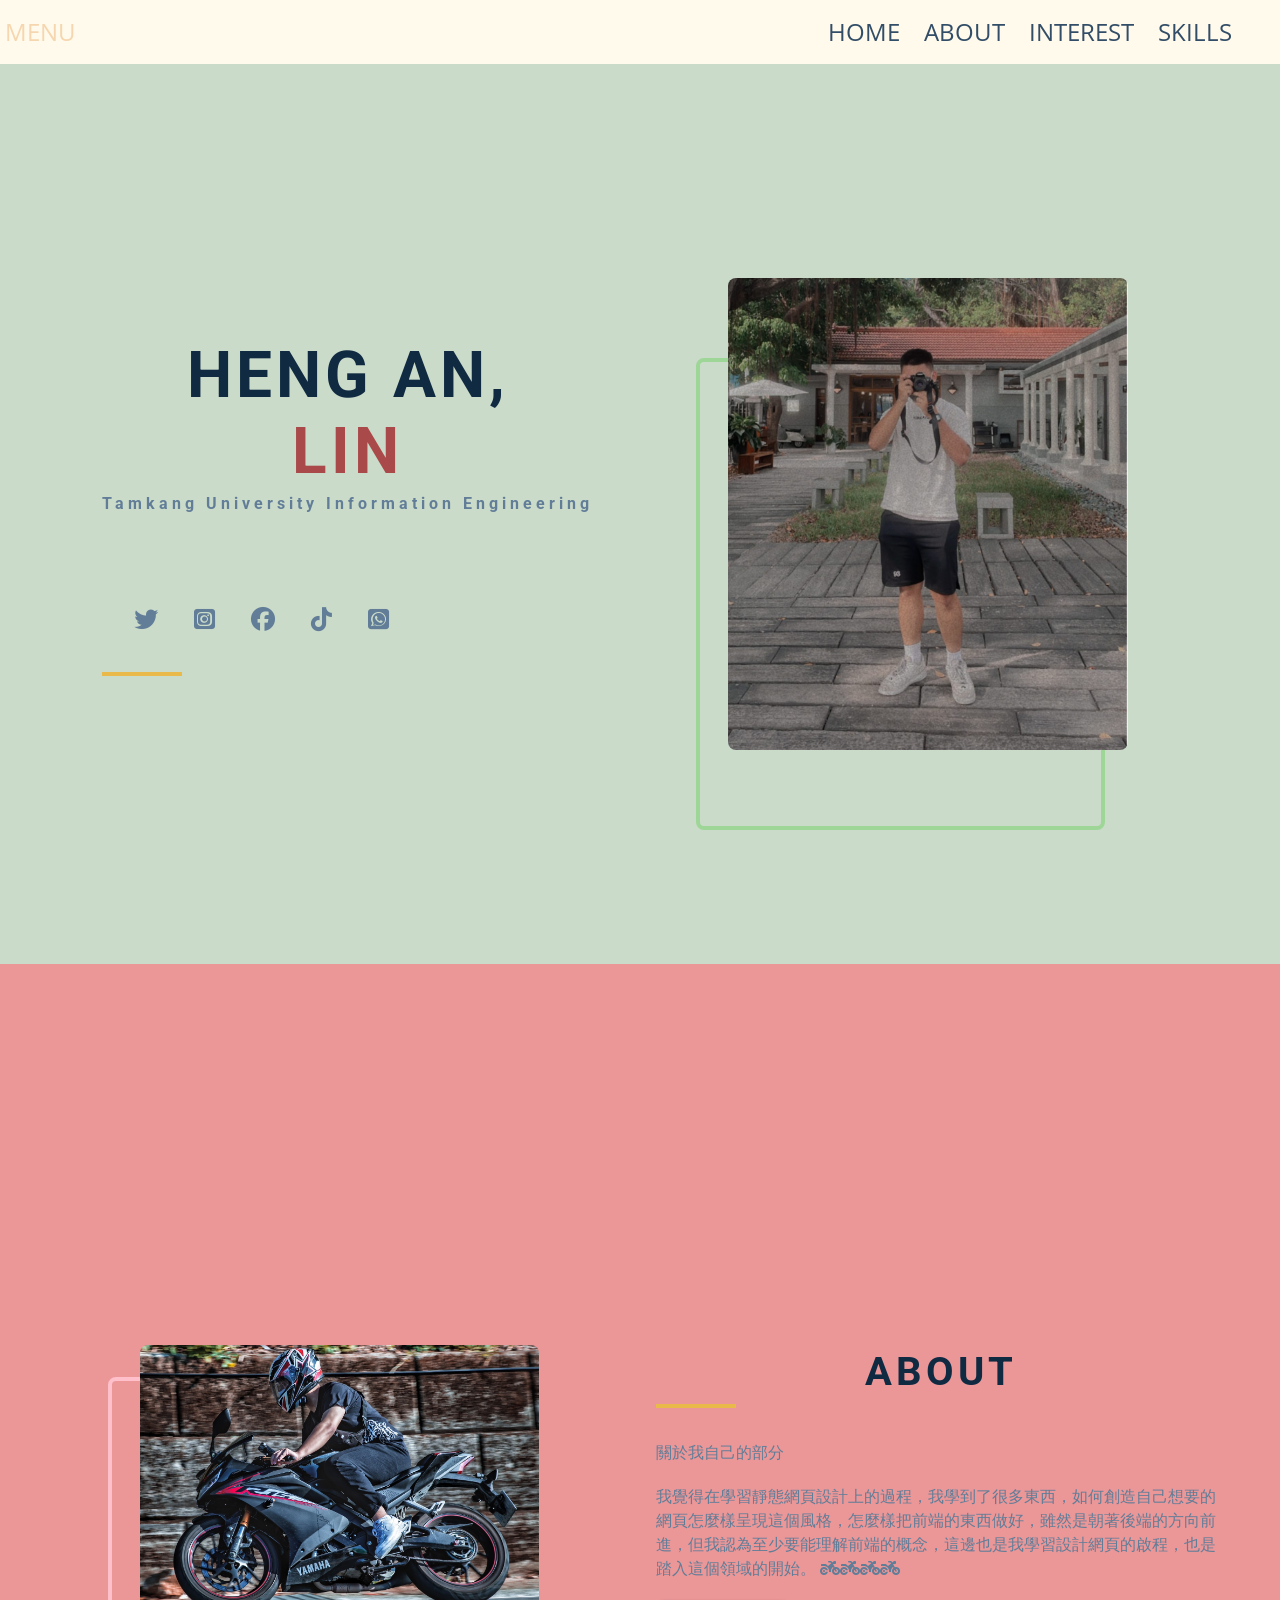
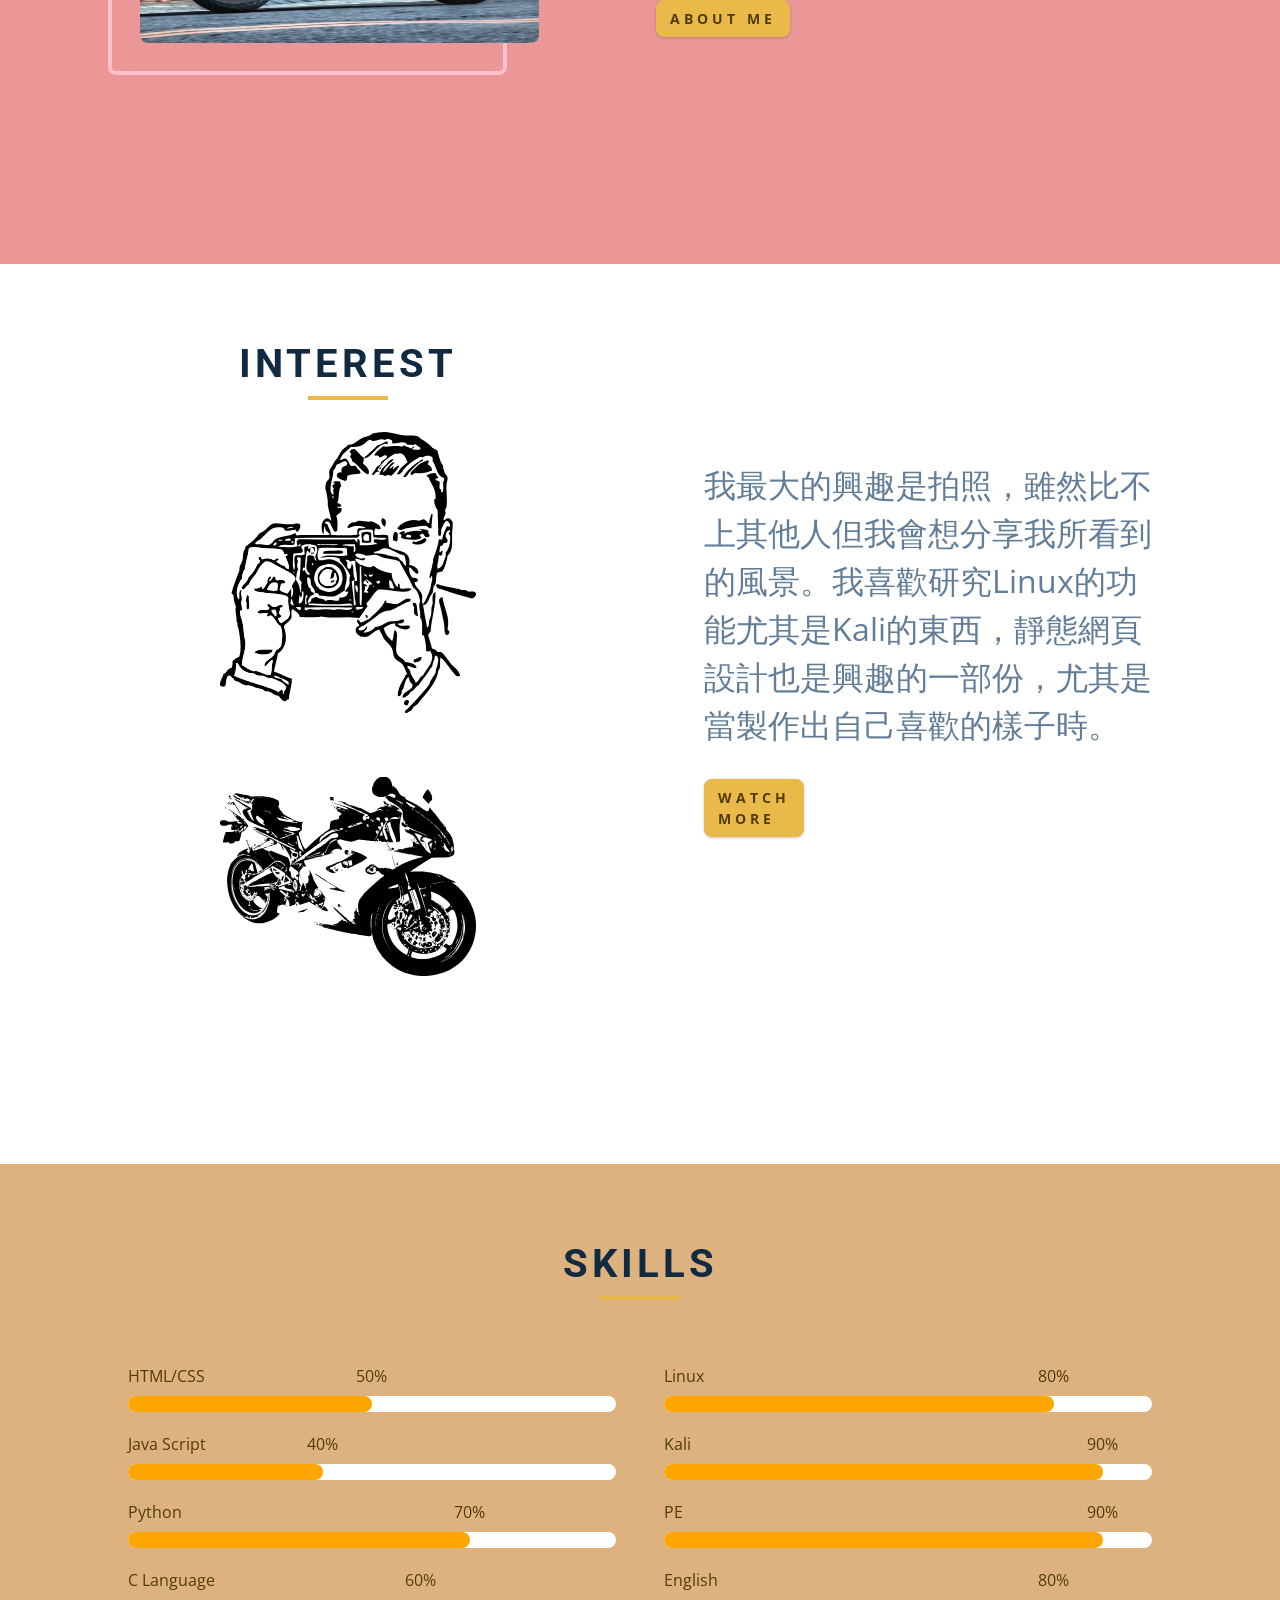
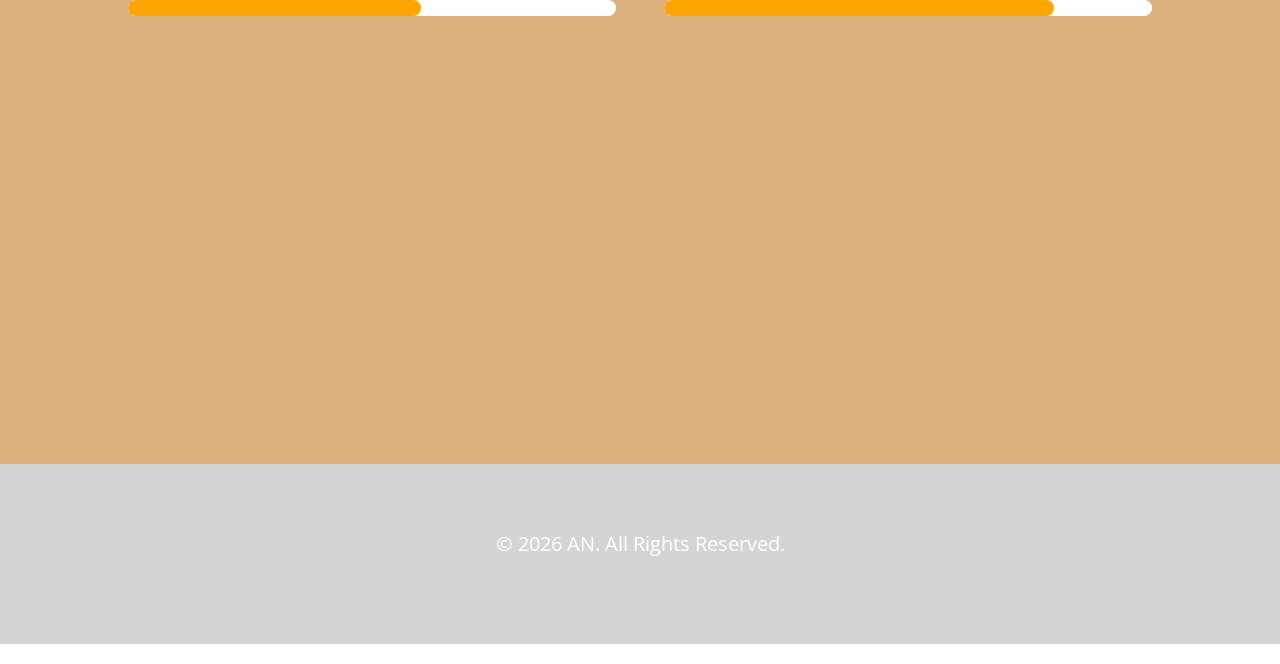
<file: Resume_58.html>
<!DOCTYPE html>
<html lang="en">
  <head>
    <meta charset="UTF-8" />
    <meta name="viewport" content="width=device-width, initial-scale=1.0" />
    <title>Resume</title>
    <link
      rel="stylesheet"
      href="https://cdnjs.cloudflare.com/ajax/libs/font-awesome/6.2.1/css/all.min.css"
      integrity="sha512-MV7K8+y+gLIBoVD59lQIYicR65iaqukzvf/nwasF0nqhPay5w/9lJmVM2hMDcnK1OnMGCdVK+iQrJ7lzPJQd1w=="
      crossorigin="anonymous"
      referrerpolicy="no-referrer"
    />
    <!-- css -->
    <link rel="stylesheet" href="./css/resume_58.css" />
  </head>
  <body>
    <!-- navbar -->
    <nav class="nav" id="nav">
      <div class="nav-center">
        <!-- nav header -->
        <li class="homepage" style="list-style: none;"><a href="index.html" >menu</a></li>
        <!-- nav-links -->
        <ul class="nav-links">
          <li>
            <a href="#hero">home</a>
          </li>
          <li>
            <a href="#about">about</a>
          </li>
          <li>
            <a href="#interest">interest</a>
          </li>
          <li>
            <a href="#skills">skills</a>
          </li>
        </ul>
        <button class="nav-btn" id="nav-btn">
          <i class="fas fa-bars"></i>
        </button>
      </div>
    </nav>
    <!-- end of navbar -->
    <!-- sidebar -->
    <aside class="sidebar" id="sidebar">
      <div>
        <button class="close-btn" id="close-btn">
          <i class="fas fa-times"></i>
        </button>
        <ul class="sidebar-links">
          <li>
            <a href="#hero">home</a>
          </li>
          <li>
            <a href="#about">about</a>
          </li>
          <li>
            <a href="#interest">interest</a>
          </li>
          <li>
            <a href="#skills">skills</a>
          </li>
        </ul>
        </ul>
        <ul class="social-icons">
          <li>
            <a href="http://www.twitter.com">
              <i class="fa-brands fa-twitter"></i>
            </a>
          </li>
          <li>
            <a href="http://www.instgram.com">
              <i class="fa-brands fa-square-instagram"></i>
            </a>
          </li>
          <li>
            <a href="http://www.facebook.com">
              <i class="fa-brands fa-facebook"></i>
            </a>
          </li>
          <li>
            <a href="http://www.tiktok.com">
              <i class="fa-brands fa-tiktok"></i>
            </a>
          </li>
          <li>
            <a href="http://www.whatsapp.com">
              <i class="fa-brands fa-square-whatsapp"></i>
            </a>
          </li>
        </ul>
      </div>
    </aside>
    <!-- end of sidebar -->
    <!-- header -->
    <header class="hero" id="hero">
      <div class="section-center hero-center">
        <article class="hero-info">
          <!-- <div class="underline"></div> -->
          <h1>heng an, <h1 class="h1color">LIN</h1></h1>
          <h4>Tamkang University information engineering</h4>
          <!-- <a href="index.html" class="btn hero-btn ">Hire me</a> -->
          <ul class="social-icons hero-icons">
            <li>
              <a href="http://www.twitter.com">
                <i class="fa-brands fa-twitter social-icon"></i>
              </a>
            </li>
            <li>
              <a href="http://www.instgram.com">
                <i class="fa-brands fa-square-instagram social-icon"></i>
              </a>
            </li>
            <li>
              <a href="http://www.facebook.com">
                <i class="fa-brands fa-facebook social-icon"></i>
              </a>
            </li>
            <li>
              <a href="http://www.tiktok.com">
                <i class="fa-brands fa-tiktok social-icon"></i>
              </a>
            </li>
            <li>
              <a href="http://www.whatsapp.com">
                <i class="fa-brands fa-square-whatsapp social-icon"></i>
              </a>
            </li>
          </ul>
          <div class="underline"></div>
        </article>
        <article class="hero-img">
          <img src="./images/myself.png" alt="about img" class="hero-photo">
        </article>
      </div>
    </header>
    <!-- end of header -->
    <section class="section about" id="about">
      <div class="section-center about-center">
        <!-- about img -->
        <article class="about-img">
          <img
            src="./images/bike.jpg"
            class="hero-photo"
            alt="about img"
          />
        </article>
        <!-- about info -->
        <article class="about-info">
          <!-- section title -->
          <div class="section-title about-title">
            <h2>about</h2>
            <div class="underline"></div>
          </div>
          <!--end of section title -->
          <p>
            關於我自己的部分
          </p>
          <p>
            我覺得在學習靜態網頁設計上的過程，我學到了很多東西，如何創造自己想要的網頁怎麼樣呈現這個風格，怎麼樣把前端的東西做好，雖然是朝著後端的方向前進，但我認為至少要能理解前端的概念，這邊也是我學習設計網頁的啟程，也是踏入這個領域的開始。
            <i class="fa-sharp fa-solid fa-motorcycle"></i><i class="fa-sharp fa-solid fa-motorcycle"></i><i class="fa-sharp fa-solid fa-motorcycle"></i><i class="fa-sharp fa-solid fa-motorcycle"></i>
            </p>
          <a href="index.html" class="btn">about me</a>
        </article>
      </div>
    </section>
    <!-- end of about -->
    <section class="section interest" id="interest">
        <div class="section-center interest-center">
            <div class="left">
                <h2>interest</h2>
                <div class="underline"></div>
                <img class="picture" src="/images/camera.svg" alt="">
                <img class="picture" src="/images/bike.svg" alt="">
            </div>
            <div class="right">
                <p>我最大的興趣是拍照，雖然比不上其他人但我會想分享我所看到的風景。我喜歡研究Linux的功能尤其是Kali的東西，靜態網頁設計也是興趣的一部份，尤其是當製作出自己喜歡的樣子時。</p>
                <a href="works_58.html" class="btn interest-btn ">Watch more</a>

            </div>
        </div>
    </section>

    <!-- skills -->
    <section class="section skills" id="skills">
      <div class="section-title">
        <h2>skills</h2>
        <div class="underline"></div>
      </div>

      <div class="section-center skills-center">
        <article>
          <div class="skill">
            <p>HTML/CSS</p>
            <div class="skill-container">
              <div class="skill-value"></div>
              <p class="skill-text">50%</p>
            </div>
          </div>
          <div class="skill">
            <p>java script</p>
            <div class="skill-container">
              <div class="skill-value value-40"></div>
              <p class="skill-text skill-text-40">40%</p>
            </div>
          </div>
          <div class="skill">
            <p>python</p>
            <div class="skill-container">
              <div class="skill-value value-70"></div>
              <p class="skill-text skill-text-70">70%</p>
            </div>
          </div>
          <div class="skill">
            <p>C language</p>
            <div class="skill-container">
              <div class="skill-value value-60"></div>
              <p class="skill-text skill-text-60">60%</p>
            </div>
          </div>
        </article>
        <article>
            <div class="skill">
                <p>Linux</p>
                <div class="skill-container">
                  <div class="skill-value value-80"></div>
                  <p class="skill-text skill-text-80">80%</p>
                </div>
            </div>
            <div class="skill">
                <p>Kali</p>
                <div class="skill-container">
                  <div class="skill-value value-90"></div>
                  <p class="skill-text skill-text-90">90%</p>
                </div>
            </div>
            <div class="skill">
                <p>PE</p>
                <div class="skill-container">
                  <div class="skill-value value-90"></div>
                  <p class="skill-text skill-text-90">90%</p>
                </div>
            </div>
            <div class="skill">
                <p>English</p>
                <div class="skill-container">
                  <div class="skill-value value-80"></div>
                  <p class="skill-text skill-text-80">80%</p>
                </div>
              </div>
            
        </article>
      </div>
    </section>
    <!-- end of skills -->
    <footer class="footer">
        <div>
            <p>&copy; <span id="date"></span> AN. All rights reserved.</p>
        </div>
    </footer>
    <script src="./js/resume_58.js"></script>
  </body>
</html>
</file>
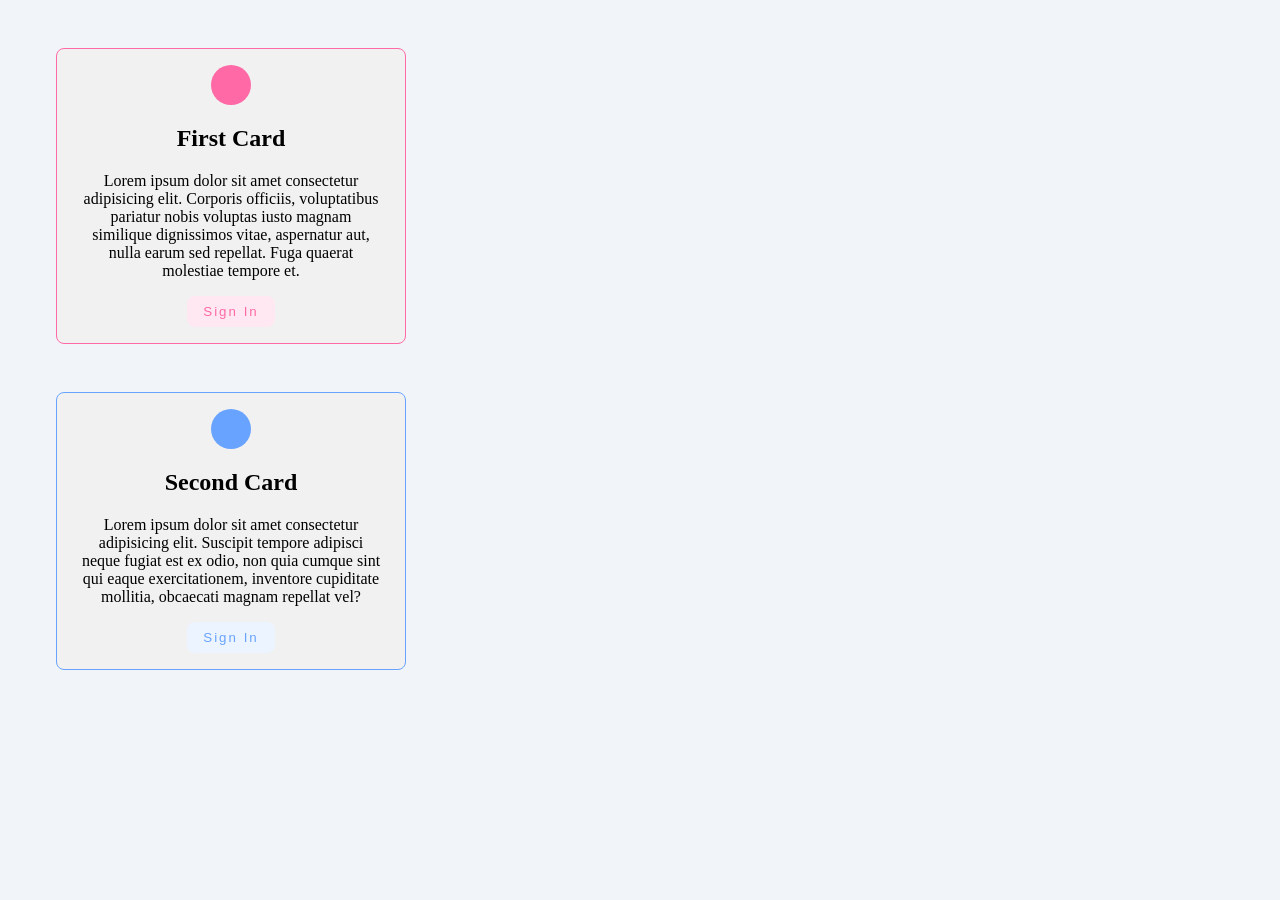
<file: demo/w02_58/card_58.html>
<!DOCTYPE html>
<html lang="en">
<head>
    <meta charset="UTF-8">
    <meta http-equiv="X-UA-Compatible" content="IE=edge">
    <meta name="viewport" content="width=device-width, initial-scale=1.0">
    <title>Card Demo</title>
    <link rel="stylesheet" href="./card_58.css">
</head>
<body>
<div class="card card-1">
    <div class="icon"></div>
<h2>First Card</h2>
<p>Lorem ipsum dolor sit amet consectetur adipisicing elit. Corporis officiis, voluptatibus pariatur nobis voluptas iusto magnam similique dignissimos vitae, aspernatur aut, nulla earum sed repellat. Fuga quaerat molestiae tempore et.

</p>
<button class="btn btn-1">sign in</button>
</div>
<div class="card card-2">
<div class="icon"></div>
<h2>Second Card</h2>
<p>
    Lorem ipsum dolor sit amet consectetur adipisicing elit. Suscipit tempore adipisci neque fugiat est ex odio, non quia cumque sint qui eaque exercitationem, inventore cupiditate mollitia, obcaecati magnam repellat vel?
</p>
<button class="btn btn-2">sign in</button>
</div>
</body>
</html>
</file>
<file: demo/w12_58/portfolio/css/styles_58.css>
/*
=============== 
Fonts
===============
*/
@import url("https://fonts.googleapis.com/css?family=Open+Sans|Roboto:400,700&display=swap");
/*
=============== 
Variables
===============
*/
:root {
  /* dark shades of primary color*/
  --clr-primary-1: hsl(43, 86%, 17%);
  --clr-primary-2: hsl(43, 77%, 27%);
  --clr-primary-3: hsl(43, 72%, 37%);
  --clr-primary-4: hsl(42, 63%, 48%);
  /* primary/main color */
  --clr-primary-5: hsl(42, 78%, 60%);
  /* lighter shades of primary color */
  --clr-primary-6: hsl(43, 89%, 70%);
  --clr-primary-7: hsl(43, 90%, 76%);
  --clr-primary-8: hsl(45, 86%, 81%);
  --clr-primary-9: hsl(45, 90%, 88%);
  --clr-primary-10: hsl(45, 100%, 96%);
  /* darkest grey - used for headings */
  --clr-grey-1: hsl(209, 61%, 16%);
  --clr-grey-2: hsl(211, 39%, 23%);
  --clr-grey-3: hsl(209, 34%, 30%);
  --clr-grey-4: hsl(209, 28%, 39%);
  /* grey used for paragraphs */
  --clr-grey-5: hsl(210, 22%, 49%);
  --clr-grey-6: hsl(209, 23%, 60%);
  --clr-grey-7: hsl(211, 27%, 70%);
  --clr-grey-8: hsl(210, 31%, 80%);
  --clr-grey-9: hsl(212, 33%, 89%);
  --clr-grey-10: hsl(210, 36%, 96%);
  --clr-white: #fff;
  --ff-primary: "Roboto", sans-serif;
  --ff-secondary: "Open Sans", sans-serif;
  --transition: all 0.3s linear;
  --spacing: 0.25rem;
  --radius: 0.5rem;
  --light-shadow: 0 5px 15px rgba(0, 0, 0, 0.1);
  --dark-shadow: 0 5px 15px rgba(0, 0, 0, 0.2);
  --max-width: 1170px;
}

/*
=============== 
Global Styles
===============
*/
*,
::after,
::before {
  margin: 0;
  padding: 0;
  box-sizing: border-box;
}

body {
  font-family: var(--ff-secondary);
  background: var(--clr-white);
  color: var(--clr-grey-1);
  line-height: 1.5;
  font-size: 0.875rem;
}

ul {
  list-style-type: none;
}

a {
  text-decoration: none;
}

img:not(.nav-logo) {
  width: 100%;
  display: block;
}

h1,
h2,
h3,
h4 {
  letter-spacing: var(--spacing);
  text-transform: capitalize;
  line-height: 1.25;
  margin-bottom: 0.75rem;
  font-family: var(--ff-primary);
}

h1 {
  font-size: 3rem;
}

h2 {
  font-size: 2rem;
}

h3 {
  font-size: 1.25rem;
}

h4 {
  font-size: 0.875rem;
}

p {
  margin-bottom: 1.25rem;
  color: var(--clr-grey-5);
}

@media screen and (min-width: 800px) {
  h1 {
    font-size: 4rem;
  }
  h2 {
    font-size: 2.5rem;
  }
  h3 {
    font-size: 1.75rem;
  }
  h4 {
    font-size: 1rem;
  }
  body {
    font-size: 1rem;
  }
  h1,
  h2,
  h3,
  h4 {
    line-height: 1;
  }
}
/*  global classes */
.btn {
  text-transform: uppercase;
  background: var(--clr-primary-5);
  color: var(--clr-primary-1);
  padding: 0.375rem 0.75rem;
  letter-spacing: var(--spacing);
  display: inline-block;
  font-weight: 700;
  -webkit-transition: var(--transition);
  transition: var(--transition);
  font-size: 0.875rem;
  border: 2px solid transparent;
  cursor: pointer;
  box-shadow: 0 1px 3px rgba(0, 0, 0, 0.2);
  border-radius: var(--radius);
}

.btn:hover {
  color: var(--clr-primary-1);
  background: var(--clr-primary-7);
}

/* section */
.section {
  padding: 5rem 0;
}

.section-center {
  width: 90vw;
  margin: 0 auto;
  max-width: 1170px;
}

@media screen and (min-width: 992px) {
  .section-center {
    width: 95vw;
  }
}
/*
=============== 
Navbar
===============
*/
.nav {
  display: flex;
  justify-content: center;
  align-items: center;
  height: 4rem;
  background-color: var(--clr-primary-10);
}
.nav-center {
  display: flex;
  justify-content: space-between;
  align-items: center;
  width: 100%;
  position: relative;
  margin: 0 auto;
}
.nav-links {
  display: none;
}
.nav-btn {
  position: absolute;
  right: 1.5rem;
  border: transparent;
  font-size: 2rem;
  background-color: transparent;
  color: var(--clr-primary-5);
  cursor: pointer;
}

@media screen and (min-width: 768px) {
  .nav .nav-links {
    display: flex;
    gap: 1.5rem;
    position: absolute;
    right: 3rem;
  }
  .nav .nav-links li a {
    color: var(--clr-grey-3);
  }
  .nav .nav-links li a:hover {
    color: var(--clr-grey-5);
  }
  .nav .nav-btn {
    display: none;
  }
}
/*
====================
Sidebar
====================
*/
.sidebar {
  position: fixed;
  left: 0;
  top: 0;
  width: 100%;
  height: 100%;
  display: grid;
  justify-content: center;
  align-items: center;
  background-color: var(--clr-primary-10);
  z-index: 5;
  transition: var(--transition);
  transform: translateX(-100%);
}
.sidebar .close-btn {
  position: absolute;
  top: 1rem;
  right: 1rem;
  font-size: 2rem;
  border-color: transparent;
  background-color: transparent;
  color: red;
  cursor: pointer;
}
.sidebar .close-btn:hover {
  color: #e66b6e;
}
.sidebar-links {
  text-align: center;
}
.sidebar-links a {
  font-size: 2rem;
  text-transform: capitalize;
  color: var(--clr-grey-5);
  letter-spacing: var(--spacing);
}
.sidebar-links a:hover {
  color: var(--clr-primary-5);
}
.sidebar .social-icons {
  padding: 2rem;
  display: flex;
  gap: 2rem;
  font-size: 2rem;
  letter-spacing: var(--spacing);
}
.sidebar .social-icons a {
  color: var(--clr-grey-3);
}
.sidebar .social-icons a:hover {
  color: var(--clr-grey-5);
}

.show-sidebar {
  transform: translateX(0);
}

/*# sourceMappingURL=styles_58.css.map */
</file>
<file: demo/w13_58/portfolio/css/styles_58.css>
@charset "UTF-8";
/*
=============== 
Fonts
===============
*/
@import url("https://fonts.googleapis.com/css?family=Open+Sans|Roboto:400,700&display=swap");
/*
=============== 
Variables
===============
*/
:root {
  /* dark shades of primary color*/
  --clr-primary-1: hsl(43, 86%, 17%);
  --clr-primary-2: hsl(43, 77%, 27%);
  --clr-primary-3: hsl(43, 72%, 37%);
  --clr-primary-4: hsl(42, 63%, 48%);
  /* primary/main color */
  --clr-primary-5: hsl(42, 78%, 60%);
  /* lighter shades of primary color */
  --clr-primary-6: hsl(43, 89%, 70%);
  --clr-primary-7: hsl(43, 90%, 76%);
  --clr-primary-8: hsl(45, 86%, 81%);
  --clr-primary-9: hsl(45, 90%, 88%);
  --clr-primary-10: hsl(45, 100%, 96%);
  /* darkest grey - used for headings */
  --clr-grey-1: hsl(209, 61%, 16%);
  --clr-grey-2: hsl(211, 39%, 23%);
  --clr-grey-3: hsl(209, 34%, 30%);
  --clr-grey-4: hsl(209, 28%, 39%);
  /* grey used for paragraphs */
  --clr-grey-5: hsl(210, 22%, 49%);
  --clr-grey-6: hsl(209, 23%, 60%);
  --clr-grey-7: hsl(211, 27%, 70%);
  --clr-grey-8: hsl(210, 31%, 80%);
  --clr-grey-9: hsl(212, 33%, 89%);
  --clr-grey-10: hsl(210, 36%, 96%);
  --clr-white: #fff;
  --ff-primary: "Roboto", sans-serif;
  --ff-secondary: "Open Sans", sans-serif;
  --transition: all 0.3s linear;
  --spacing: 0.25rem;
  --radius: 0.5rem;
  --light-shadow: 0 5px 15px rgba(0, 0, 0, 0.1);
  --dark-shadow: 0 5px 15px rgba(0, 0, 0, 0.2);
  --max-width: 1170px;
}

/*
=============== 
Global Styles
===============
*/
*,
::after,
::before {
  margin: 0;
  padding: 0;
  box-sizing: border-box;
}

body {
  font-family: var(--ff-secondary);
  background: var(--clr-white);
  color: var(--clr-grey-1);
  line-height: 1.5;
  font-size: 0.875rem;
}

ul {
  list-style-type: none;
}

a {
  text-decoration: none;
}

img:not(.nav-logo) {
  width: 100%;
  display: block;
}

h1,
h2,
h3,
h4 {
  letter-spacing: var(--spacing);
  text-transform: capitalize;
  line-height: 1.25;
  margin-bottom: 0.75rem;
  font-family: var(--ff-primary);
}

h1 {
  font-size: 3rem;
}

h2 {
  font-size: 2rem;
}

h3 {
  font-size: 1.25rem;
}

h4 {
  font-size: 0.875rem;
}

p {
  margin-bottom: 1.25rem;
  color: var(--clr-grey-5);
}

@media screen and (min-width: 800px) {
  h1 {
    font-size: 4rem;
  }
  h2 {
    font-size: 2.5rem;
  }
  h3 {
    font-size: 1.75rem;
  }
  h4 {
    font-size: 1rem;
  }
  body {
    font-size: 1rem;
  }
  h1,
  h2,
  h3,
  h4 {
    line-height: 1;
  }
}
/*  global classes */
.btn {
  text-transform: uppercase;
  background: var(--clr-primary-5);
  color: var(--clr-primary-1);
  padding: 0.375rem 0.75rem;
  letter-spacing: var(--spacing);
  display: inline-block;
  font-weight: 700;
  -webkit-transition: var(--transition);
  transition: var(--transition);
  font-size: 0.875rem;
  border: 2px solid transparent;
  cursor: pointer;
  box-shadow: 0 1px 3px rgba(0, 0, 0, 0.2);
  border-radius: var(--radius);
}

.btn:hover {
  color: var(--clr-primary-1);
  background: var(--clr-primary-7);
}

/* section */
.section {
  padding: 5rem 0;
}

.section-center {
  width: 90vw;
  margin: 0 auto;
  max-width: 1170px;
}

.underline {
  width: 5rem;
  height: 0.25rem;
  background-color: var(--clr-primary-5);
  margin-bottom: 1.25rem;
  margin: 0 auto;
}

.social-icons {
  display: flex;
  gap: 1.5rem;
  margin-top: 3rem;
  justify-content: center;
  align-items: center;
}

.social-icon {
  font-size: 1.5rem;
  color: var(--clr-grey-5);
  transition: var(--transition);
}
.social-icon:hover {
  color: var(--clr-primary-5);
}

@media screen and (min-width: 992px) {
  .section-center {
    width: 95vw;
  }
}
/*
=============== 
Navbar
===============
*/
.nav {
  display: flex; /*flex 一維排列*/
  justify-content: center; /*justify-content 對齊方式 橫向對齊*/
  align-items: center; /*直向對齊*/
  height: 4rem;
  background-color: var(--clr-primary-10);
}
.nav-center {
  display: flex;
  justify-content: space-between;
  align-items: center;
  width: 100%;
  position: relative; /*相對定位 */
  margin: 0 auto;
}
.nav-links {
  display: none;
}
.nav-btn {
  position: absolute;
  right: 1.5rem;
  border: transparent;
  font-size: 2rem;
  background-color: transparent;
  color: var(--clr-primary-5);
  cursor: pointer;
}

.navbar-fixed {
  position: fixed;
  left: 0;
  top: 0;
  width: 100%;
  background-color: white;
  box-shadow: var(--light-shadow);
  z-index: 5;
}

@media screen and (min-width: 768px) {
  .nav .nav-links {
    display: flex;
    gap: 1.5rem;
    position: absolute;
    right: 3rem;
  }
  .nav .nav-links li a {
    color: var(--clr-grey-3);
  }
  .nav .nav-links li a:hover {
    color: var(--clr-grey-5);
  }
  .nav .nav-btn {
    display: none;
  }
}
/*
====================
Sidebar
====================
*/
.sidebar {
  position: fixed;
  left: 0;
  top: 0;
  width: 100%;
  height: 100%;
  display: grid;
  justify-content: center;
  align-items: center;
  background-color: var(--clr-primary-10);
  z-index: 5;
  transition: var(--transition);
  transform: translateX(-100%);
}
.sidebar .close-btn {
  position: absolute;
  top: 1rem;
  right: 1rem;
  font-size: 2rem;
  border-color: transparent;
  background-color: transparent;
  color: red;
  cursor: pointer;
}
.sidebar .close-btn:hover {
  color: #e66b6e;
}
.sidebar-links {
  text-align: center;
}
.sidebar-links a {
  font-size: 2rem;
  text-transform: capitalize;
  color: var(--clr-grey-5);
  letter-spacing: var(--spacing);
}
.sidebar-links a:hover {
  color: var(--clr-primary-5);
}
.sidebar .social-icons {
  padding: 2rem;
  display: flex;
  gap: 2rem;
  font-size: 2rem;
  letter-spacing: var(--spacing);
}
.sidebar .social-icons a {
  color: var(--clr-grey-3);
}
.sidebar .social-icons a:hover {
  color: var(--clr-grey-5);
}

.show-sidebar {
  transform: translateX(0);
}

/*
=============
Hero
=============
*/
.hero {
  background-color: var(--clr-primary-10);
}
.hero-center {
  min-height: calc(100vh - 4rem);
  display: grid;
  place-items: center;
}
.hero .underline {
  margin-left: 0;
  margin-bottom: 0.5rem;
}
.hero .hero-info h4 {
  color: var(--clr-grey-5);
}
.hero-icons {
  justify-content: start;
}
.hero-btn {
  margin-top: 1.25rem;
}
.hero-img {
  display: none;
}
.hero-photo {
  max-width: 25rem;
  max-height: 30rem;
  object-fit: cover;
  border-radius: var(--radius);
  position: relative;
}

.about {
  background-color: var(--clr-primary-10);
}
.about-center {
  min-height: calc(100vh - 4rem);
  display: grid;
  place-items: center;
}
.about .underline {
  margin-left: 0;
  margin-bottom: 0.5rem;
}
.about .about-info h4 {
  color: var(--clr-grey-5);
}
.about-icons {
  justify-content: start;
}
.about-btn {
  margin-top: 1.25rem;
}
.about-img {
  display: none;
}
.about-photo {
  max-width: 25rem;
  max-height: 30rem;
  object-fit: cover;
  border-radius: var(--radius);
  position: relative;
}

@media screen and (min-width: 768px) {
  .hero-center {
    grid-template-columns: 1fr 1fr;
  }
  .hero-img {
    display: block;
    width: 70%;
    position: relative;
  }
  .hero-img::before {
    content: "";
    position: absolute;
    top: 2rem;
    right: -2rem;
    width: 100%;
    height: 100%;
    border: 0.25rem solid var(--clr-primary-5);
    border-radius: var(--radius);
  }
  .about-center {
    grid-template-columns: 1fr 1fr;
  }
  .about-img {
    display: block;
    width: 70%;
    position: relative;
  }
  .about-img::before {
    content: "";
    position: absolute;
    top: 2rem;
    left: -2rem;
    width: 100%;
    height: 100%;
    border: 0.25rem solid var(--clr-primary-5);
    border-radius: var(--radius);
  }
}

/*# sourceMappingURL=styles_58.css.map */
</file>
<file: demo/w14_58/portfolio/css/styles_58.css>
@charset "UTF-8";
/*
=============== 
Fonts
===============
*/
@import url("https://fonts.googleapis.com/css?family=Open+Sans|Roboto:400,700&display=swap");
/*
=============== 
Variables
===============
*/
:root {
  /* dark shades of primary color*/
  --clr-primary-1: hsl(43, 86%, 17%);
  --clr-primary-2: hsl(43, 77%, 27%);
  --clr-primary-3: hsl(43, 72%, 37%);
  --clr-primary-4: hsl(42, 63%, 48%);
  /* primary/main color */
  --clr-primary-5: hsl(42, 78%, 60%);
  /* lighter shades of primary color */
  --clr-primary-6: hsl(43, 89%, 70%);
  --clr-primary-7: hsl(43, 90%, 76%);
  --clr-primary-8: hsl(45, 86%, 81%);
  --clr-primary-9: hsl(45, 90%, 88%);
  --clr-primary-10: hsl(45, 100%, 96%);
  /* darkest grey - used for headings */
  --clr-grey-1: hsl(209, 61%, 16%);
  --clr-grey-2: hsl(211, 39%, 23%);
  --clr-grey-3: hsl(209, 34%, 30%);
  --clr-grey-4: hsl(209, 28%, 39%);
  /* grey used for paragraphs */
  --clr-grey-5: hsl(210, 22%, 49%);
  --clr-grey-6: hsl(209, 23%, 60%);
  --clr-grey-7: hsl(211, 27%, 70%);
  --clr-grey-8: hsl(210, 31%, 80%);
  --clr-grey-9: hsl(212, 33%, 89%);
  --clr-grey-10: hsl(210, 36%, 96%);
  --clr-white: #fff;
  --ff-primary: "Roboto", sans-serif;
  --ff-secondary: "Open Sans", sans-serif;
  --transition: all 0.3s linear;
  --spacing: 0.25rem;
  --radius: 0.5rem;
  --light-shadow: 0 5px 15px rgba(0, 0, 0, 0.1);
  --dark-shadow: 0 5px 15px rgba(0, 0, 0, 0.2);
  --max-width: 1170px;
}

/*
=============== 
Global Styles
===============
*/
*,
::after,
::before {
  margin: 0;
  padding: 0;
  box-sizing: border-box;
}

body {
  font-family: var(--ff-secondary);
  background: var(--clr-white);
  color: var(--clr-grey-1);
  line-height: 1.5;
  font-size: 0.875rem;
}

ul {
  list-style-type: none;
}

a {
  text-decoration: none;
}

img:not(.nav-logo) {
  width: 100%;
  display: block;
}

h1,
h2,
h3,
h4 {
  letter-spacing: var(--spacing);
  text-transform: capitalize;
  line-height: 1.25;
  margin-bottom: 0.75rem;
  font-family: var(--ff-primary);
}

h1 {
  font-size: 3rem;
}

h2 {
  font-size: 2rem;
}

h3 {
  font-size: 1.25rem;
}

h4 {
  font-size: 0.875rem;
}

p {
  margin-bottom: 1.25rem;
  color: var(--clr-grey-5);
}

@media screen and (min-width: 800px) {
  h1 {
    font-size: 4rem;
  }
  h2 {
    font-size: 2.5rem;
  }
  h3 {
    font-size: 1.75rem;
  }
  h4 {
    font-size: 1rem;
  }
  body {
    font-size: 1rem;
  }
  h1,
  h2,
  h3,
  h4 {
    line-height: 1;
  }
}
/*  global classes */
.btn {
  text-transform: uppercase;
  background: var(--clr-primary-5);
  color: var(--clr-primary-1);
  padding: 0.375rem 0.75rem;
  letter-spacing: var(--spacing);
  display: inline-block;
  font-weight: 700;
  -webkit-transition: var(--transition);
  transition: var(--transition);
  font-size: 0.875rem;
  border: 2px solid transparent;
  cursor: pointer;
  box-shadow: 0 1px 3px rgba(0, 0, 0, 0.2);
  border-radius: var(--radius);
}

.btn:hover {
  color: var(--clr-primary-1);
  background: var(--clr-primary-7);
}

/* section */
.section {
  padding: 5rem 0;
}

.section-center {
  width: 90vw;
  margin: 0 auto;
  max-width: 1170px;
}

.section-title {
  margin-bottom: 4rem;
}

.underline {
  width: 5rem;
  height: 0.25rem;
  background-color: var(--clr-primary-5);
  margin-bottom: 1.25rem;
  margin: 0 auto;
}

.social-icons {
  display: flex;
  gap: 1.5rem;
  margin-top: 3rem;
  justify-content: center;
  align-items: center;
}

.social-icon {
  font-size: 1.5rem;
  color: var(--clr-grey-5);
  transition: var(--transition);
}
.social-icon:hover {
  color: var(--clr-primary-5);
}

@media screen and (min-width: 992px) {
  .section-center {
    width: 95vw;
  }
}
/*
=============== 
Navbar
===============
*/
.nav {
  display: flex; /*flex 一維排列*/
  justify-content: center; /*justify-content 對齊方式 橫向對齊*/
  align-items: center; /*直向對齊*/
  height: 4rem;
  background-color: var(--clr-primary-10);
}
.nav-center {
  display: flex;
  justify-content: space-between;
  align-items: center;
  width: 100%;
  position: relative; /*相對定位 */
  margin: 0 auto;
}
.nav-links {
  display: none;
}
.nav-btn {
  position: absolute;
  right: 1.5rem;
  border: transparent;
  font-size: 2rem;
  background-color: transparent;
  color: var(--clr-primary-5);
  cursor: pointer;
}

.navbar-fixed {
  position: fixed;
  left: 0;
  top: 0;
  width: 100%;
  background-color: white;
  box-shadow: var(--light-shadow);
  z-index: 5;
}

@media screen and (min-width: 768px) {
  .nav .nav-links {
    display: flex;
    gap: 1.5rem;
    position: absolute;
    right: 3rem;
  }
  .nav .nav-links li a {
    color: var(--clr-grey-3);
  }
  .nav .nav-links li a:hover {
    color: var(--clr-primary-5);
    border-bottom: 2px solid #2c2c2c;
  }
  .nav .nav-links li a:hover {
    color: var(--clr-grey-5);
  }
  .nav .nav-btn {
    display: none;
  }
}
/*
====================
Sidebar
====================
*/
.sidebar {
  position: fixed;
  left: 0;
  top: 0;
  width: 100%;
  height: 100%;
  display: grid;
  justify-content: center;
  align-items: center;
  background-color: var(--clr-primary-10);
  z-index: 5;
  transition: var(--transition);
  transform: translateX(-100%);
}
.sidebar .close-btn {
  position: absolute;
  top: 1rem;
  right: 1rem;
  font-size: 2rem;
  border-color: transparent;
  background-color: transparent;
  color: red;
  cursor: pointer;
}
.sidebar .close-btn:hover {
  color: #e66b6e;
}
.sidebar-links {
  text-align: center;
}
.sidebar-links a {
  font-size: 2rem;
  text-transform: capitalize;
  color: var(--clr-grey-5);
  letter-spacing: var(--spacing);
}
.sidebar-links a:hover {
  color: var(--clr-primary-5);
}
.sidebar .social-icons {
  padding: 2rem;
  display: flex;
  gap: 2rem;
  font-size: 2rem;
  letter-spacing: var(--spacing);
}
.sidebar .social-icons a {
  color: var(--clr-grey-3);
}
.sidebar .social-icons a:hover {
  color: var(--clr-grey-5);
}

.show-sidebar {
  transform: translateX(0);
}

/*
=============
Hero
=============
*/
.hero {
  background-color: var(--clr-primary-10);
}
.hero-center {
  min-height: calc(100vh - 4rem);
  display: grid;
  place-items: center;
}
.hero .underline {
  margin-left: 0;
  margin-bottom: 0.5rem;
}
.hero .hero-info h4 {
  color: var(--clr-grey-5);
}
.hero-icons {
  justify-content: start;
}
.hero-btn {
  margin-top: 1.25rem;
}
.hero-img {
  display: none;
}
.hero-photo {
  max-width: 25rem;
  max-height: 30rem;
  object-fit: cover;
  border-radius: var(--radius);
  position: relative;
}

.about-center {
  min-height: calc(100vh - 4rem);
  display: grid;
  place-items: center;
}
.about .underline {
  margin-left: 0;
  margin-bottom: 0.5rem;
}
.about .about-info h4 {
  color: var(--clr-grey-5);
}
.about-icons {
  justify-content: start;
}
.about-btn {
  margin-top: 1.25rem;
}
.about-img {
  display: none;
}
.about-photo {
  max-width: 25rem;
  max-height: 30rem;
  object-fit: cover;
  border-radius: var(--radius);
  position: relative;
}

@media screen and (min-width: 768px) {
  .hero-center {
    grid-template-columns: 1fr 1fr;
  }
  .hero-img {
    display: block;
    width: 70%;
    position: relative;
  }
  .hero-img::before {
    content: "";
    position: absolute;
    top: 2rem;
    right: -2rem;
    width: 100%;
    height: 100%;
    border: 0.25rem solid var(--clr-primary-5);
    border-radius: var(--radius);
  }
  .about-center {
    grid-template-columns: 1fr 1fr;
  }
  .about-img {
    display: block;
    width: 70%;
    position: relative;
  }
  .about-img::before {
    content: "";
    position: absolute;
    top: 2rem;
    left: -2rem;
    width: 100%;
    height: 100%;
    border: 0.25rem solid var(--clr-primary-5);
    border-radius: var(--radius);
  }
}
/*
=============== 
About
===============
*/
/* section title added to globals */
.about-title {
  text-align: left;
  margin-bottom: 2rem;
}
.about-title .underline {
  margin-left: 0;
}
.about-center {
  display: grid;
  gap: 3rem 2rem;
}
.about-img {
  justify-self: center;
}
.about-img::before {
  content: "";
  position: absolute;
  width: 100%;
  height: 100%;
  border: 0.25rem solid var(--clr-primary-5);
  top: 2rem;
  left: -2rem;
  border-radius: var(--radius);
}
.about-photo {
  max-width: 25rem;
  max-height: 30rem;
  -o-object-fit: cover;
  object-fit: cover;
  border-radius: var(--radius);
  position: relative;
}

@media screen and (min-width: 992px) {
  .about-center {
    grid-template-columns: 1fr 1fr;
  }
  .about-img {
    position: relative;
  }
  .about-info {
    align-self: center;
  }
}
/*
=============
Projects
=============
*/
.projects {
  margin-bottom: 5rem;
}
.projects-text {
  width: 80vw;
  margin: 0 auto;
}
.projects .t {
  text-align: center;
}
.projects .underline {
  margin-bottom: 1.5rem;
}
.projects .project {
  position: relative;
  margin-bottom: 2rem;
  background-color: var(--clr-primary-5);
  border-radius: var(--radius);
}
.projects .project::after {
  content: "";
  position: absolute;
  left: 0;
  top: 0;
  width: 100%;
  height: 100%;
  border: 0.25rem solid var(--clr-white);
  transition: var(--transition);
  opacity: 0;
}
.projects .project:hover::after {
  opacity: 1;
  transform: scale(0.8);
}
.projects .project:hover .project-img {
  opacity: 0.2;
}
.projects .project:hover .project-info {
  opacity: 1;
}
.projects .project-img {
  height: 15rem;
  object-fit: cover;
  border-radius: var(--radius);
  transition: var(--transition);
}
.projects .project-info {
  text-align: center;
  position: absolute;
  left: 50%;
  top: 50%;
  transform: translate(-50%, -50%);
  color: var(--clr-white);
  transition: var(--transition);
  opacity: 0;
}
.projects .project-info p {
  color: var(--clr-white);
}

@media screen and (min-width: 768px) {
  .projects-center {
    display: grid;
    grid-template-columns: 1fr 1fr;
    column-gap: 2rem;
  }
}
@media screen and (min-width: 992px) {
  .projects-center {
    grid-template-columns: 1fr 1fr 1fr;
  }
}
@media screen and (min-width: 1170px) {
  .projects-center {
    grid-template-rows: 15rem 15rem;
    gap: 2rem;
    grid-template-areas: "a b b" "a c d";
  }
  .projects .project {
    height: 100%;
  }
  .projects .project-img {
    height: 100%;
  }
  .projects .project-1 {
    grid-area: a;
  }
  .projects .project-2 {
    grid-area: b;
  }
  .projects .project-3 {
    grid-area: c;
  }
  .projects .project-4 {
    grid-area: d;
  }
}
/*
==========
Services
==========
*/
.services {
  background-color: var(--clr-grey-10);
  padding: 2rem;
  justify-content: center;
}

.service-title {
  padding-top: 1rem;
  text-align: center;
}

.services-center {
  display: grid;
  text-align: center;
  margin: auto;
  justify-content: center;
}

.icon {
  font-size: 2rem;
}

.service {
  background: var(--clr-white);
  padding: 3rem 2rem;
  text-align: center;
  max-width: 300px;
  border-radius: 0.5rem;
  border: 1px solid transparent;
  margin: 3rem;
}
.service:hover {
  background-color: var(--clr-primary-5);
  color: var(--clr-white);
}
.service:hover .service-card .underline {
  background-color: var(--clr-white);
}

@media screen and (min-width: 768px) {
  .services-center {
    display: grid;
    grid-template-columns: 1fr 1fr;
    column-gap: 2rem;
  }
}
@media screen and (min-width: 992px) {
  .services-center {
    display: grid;
    grid-template-columns: 1fr 1fr 1fr;
    column-gap: 2rem;
  }
}

/*# sourceMappingURL=styles_58.css.map */
</file>
<file: css/demo_style_58.css>
/*
=============== 
Fonts
===============
*/
@import url("https://fonts.googleapis.com/css?family=Open+Sans|Roboto:400,700&display=swap");
/*
=============== 
Variables
===============
*/
:root {
  /* dark shades of primary color*/
  --clr-primary-1: hsl(43, 86%, 17%);
  --clr-primary-2: hsl(43, 77%, 27%);
  --clr-primary-3: hsl(43, 72%, 37%);
  --clr-primary-4: hsl(42, 63%, 48%);
  /* primary/main color */
  --clr-primary-5: hsl(42, 78%, 60%);
  /* lighter shades of primary color */
  --clr-primary-6: hsl(43, 89%, 70%);
  --clr-primary-7: hsl(43, 90%, 76%);
  --clr-primary-8: hsl(45, 86%, 81%);
  --clr-primary-9: hsl(45, 90%, 88%);
  --clr-primary-10: hsl(45, 100%, 96%);
  /* darkest grey - used for headings */
  --clr-grey-1: hsl(209, 61%, 16%);
  --clr-grey-2: hsl(211, 39%, 23%);
  --clr-grey-3: hsl(209, 34%, 30%);
  --clr-grey-4: hsl(209, 28%, 39%);
  /* grey used for paragraphs */
  --clr-grey-5: hsl(210, 22%, 49%);
  --clr-grey-6: hsl(209, 23%, 60%);
  --clr-grey-7: hsl(211, 27%, 70%);
  --clr-grey-8: hsl(210, 31%, 80%);
  --clr-grey-9: hsl(212, 33%, 89%);
  --clr-grey-10: hsl(210, 36%, 96%);
  --clr-white: #fff;
  --ff-primary: "Roboto", sans-serif;
  --ff-secondary: "Open Sans", sans-serif;
  --transition: all 0.3s linear;
  --spacing: 0.25rem;
  --radius: 0.5rem;
  --light-shadow: 0 5px 15px rgba(0, 0, 0, 0.1);
  --dark-shadow: 0 5px 15px rgba(0, 0, 0, 0.2);
  --max-width: 1170px;
}

/*
=============== 
Global Styles
===============
*/
*,
::after,
::before {
  margin: 0;
  padding: 0;
  box-sizing: border-box;
}

body {
  font-family: var(--ff-secondary);
  background: var(--clr-white);
  color: var(--clr-grey-1);
  line-height: 1.5;
  font-size: 0.875rem;
}

ul {
  list-style-type: none;
}

a {
  text-decoration: none;
  font-size: 1.5rem;
}

img:not(.nav-logo) {
  width: 100%;
  display: block;
}

h1,
h2,
h3,
h4 {
  letter-spacing: var(--spacing);
  text-transform: capitalize;
  line-height: 1.25;
  margin-bottom: 0.75rem;
  font-family: var(--ff-primary);
}

h1 {
  font-size: 3rem;
}

h2 {
  font-size: 2rem;
}

h3 {
  font-size: 1.25rem;
}

h4 {
  font-size: 0.875rem;
}

p {
  margin-bottom: 1.25rem;
  color: var(--clr-grey-5);
}

@media screen and (min-width: 800px) {
  h1 {
    font-size: 4rem;
  }
  h2 {
    font-size: 2.5rem;
  }
  h3 {
    font-size: 1.75rem;
  }
  h4 {
    font-size: 1rem;
  }
  body {
    font-size: 1rem;
  }
  h1,
  h2,
  h3,
  h4 {
    line-height: 1;
  }
}
/*
======
blogs
======
*/
body {
  font-family: system-ui, -apple-system, BlinkMacSystemFont, "Segoe UI", Roboto, Oxygen, Ubuntu, Cantarell, "Open Sans", "Helvetica Neue", sans-serif;
  background: var(--grey-light);
  color: var(--grey-dark);
  font-size: 12px;
}

.img {
  width: 100%;
  height: 15rem;
  display: block;
  object-fit: cover;
}

.blogs {
  padding: 5rem 0;
}

.section-title {
  text-align: center;
  text-transform: capitalize;
  margin: 2rem;
  letter-spacing: 2px;
}

.blogs-center {
  display: grid;
  grid-template-columns: 1fr 1fr 1fr 1fr;
  gap: 2rem;
  width: var(--fluid-width);
  max-width: var(--max-width);
  margin: 0 auto;
  /*max-width: 1200px;*/
}

.blogs-center2 {
  display: grid;
  grid-template-columns: repeat(auto-fit, minmax(13rem, 1fr));
  gap: 2rem;
  width: var(--fluid-width);
  max-width: var(--max-width);
  margin: 0 auto;
  /*max-width: 1200px;*/
}

.blog {
  background-color: white;
  padding: 0.75rem;
  border-radius: var(--border-radius);
  margin-bottom: 2rem;
  box-shadow: 0 5px 15px rgba(0, 0, 0, 0.4);
  transition: 0.5s ease-in-out all;
}

.blog:hover {
  box-shadow: 0 5px 15px rgba(0, 0, 0, 0.6);
}

.blog-img {
  border-radius: var(--border-radius);
  margin-bottom: 0.5rem;
}

.blog-content {
  padding-bottom: 1rem;
}

.blog-content span {
  text-transform: uppercase;
  color: var(--primary);
  letter-spacing: var(--letter-spacing);
  font-weight: 600;
}

.blog-content h3 {
  text-transform: capitalize;
  letter-spacing: var(--letter-spacing);
  margin: 0.5rem 0;
}

.blog-content p {
  color: var(--grey);
  margin-bottom: 0.5rem;
}

.blog-content a {
  text-transform: capitalize;
  color: var(--primary-dark);
  letter-spacing: 1px;
}

/*tile*/
.tiles {
  padding: 4rem 0;
}

.tiles-center {
  width: 90vw;
  max-width: var(--max-width);
  margin: 0 auto;
  display: grid;
  grid-template-columns: repeat(4, 1fr);
  grid-template-rows: repeat(5, 12.5rem);
  gap: 1rem;
  grid-template-areas: "a a a b" "a a a c" "d d d d" "e f f f" "e g h i";
}

.tiles-center img {
  display: block;
  width: 100%;
  height: 100%;
  object-fit: cover;
}

.tiles-1 {
  grid-area: a;
}

.tiles-2 {
  grid-area: b;
}

.tiles-3 {
  grid-area: c;
}

.tiles-4 {
  grid-area: d;
}

.tiles-5 {
  grid-area: e;
}

.tiles-6 {
  grid-area: f;
}

.tiles-7 {
  grid-area: g;
}

.tiles-8 {
  grid-area: h;
}

.tiles-9 {
  grid-area: i;
}

/*  global classes */
.btn {
  text-transform: uppercase;
  background: var(--clr-primary-5);
  color: var(--clr-primary-1);
  padding: 0.375rem 0.75rem;
  letter-spacing: var(--spacing);
  display: inline-block;
  font-weight: 700;
  -webkit-transition: var(--transition);
  transition: var(--transition);
  font-size: 0.875rem;
  border: 2px solid transparent;
  cursor: pointer;
  box-shadow: 0 1px 3px rgba(0, 0, 0, 0.2);
  border-radius: var(--radius);
}

.btn:hover {
  color: var(--clr-primary-1);
  background: var(--clr-primary-7);
}

/* section */
.section {
  padding: 5rem 0;
}

.section-center {
  width: 90vw;
  margin: 0 auto;
  max-width: 1170px;
}

@media screen and (min-width: 992px) {
  .section-center {
    width: 95vw;
  }
}
/* added during recording */
.underline {
  width: 5rem;
  height: 0.25rem;
  margin-bottom: 1.25rem;
  background: var(--clr-primary-5);
  margin-left: auto;
  margin-right: auto;
}

.section-title {
  margin-bottom: 4rem;
  text-align: center;
}

.bg-grey {
  background: var(--clr-grey-10);
}

/*
========
Navbar
========
*/
.nav {
  background-color: var(--clr-primary-10);
  height: 5rem;
  padding: 1rem;
  display: flex;
  align-items: center;
  border-bottom: 1px solid var(--clr-grey-3);
}

.nav-center {
  display: flex;
  justify-content: space-around;
  width: 100%;
  max-width: var(--max-width);
  margin: 0 auto;
}

.nav-links {
  display: flex;
  justify-content: center;
  align-items: center;
  gap: 1.5rem;
}

.show-classdemo {
  width: 100vw;
  height: calc(100vh - 5rem);
}

/*# sourceMappingURL=demo_style_58.css.map */
</file>
<file: css/learning_58.css>
.center {
  display: grid;
  grid-template-columns: 10fr 90fr;
}

.sidebar-sticky {
  background-color: rgb(52, 89, 170);
  height: 100vh;
  width: 100%;
  position: sticky;
  top: 1px;
}
.sidebar-sticky h4 {
  color: black;
  font-size: 2.5rem;
}
.sidebar-sticky h4:hover {
  color: orange;
}

.section-center {
  background-color: rgb(255, 200, 97);
  padding: 10rem;
}
.section-center h2 {
  font-size: 5rem;
}
.section-center h3 {
  font-size: 4rem;
}
.section-center h4 {
  font-size: 3rem;
}

@media screen and (min-width: 400px) {
  .section-center {
    background-color: rgb(255, 200, 97);
    padding: 1rem;
  }
  .section-center h2 {
    font-size: 3rem;
  }
  .section-center h3 {
    font-size: 2rem;
  }
  .section-center h4 {
    font-size: 1rem;
  }
}
@media screen and (min-width: 768px) {
  .section-center {
    background-color: rgb(255, 200, 97);
    padding: 5rem;
  }
  .section-center h2 {
    font-size: 3.5rem;
  }
  .section-center h3 {
    font-size: 2.5rem;
  }
  .section-center h4 {
    font-size: 1.5rem;
  }
}
@media screen and (min-width: 992px) {
  .section-center {
    background-color: rgb(255, 200, 97);
    padding: 9rem;
  }
  .section-center h2 {
    font-size: 4rem;
  }
  .section-center h3 {
    font-size: 3rem;
  }
  .section-center h4 {
    font-size: 2rem;
  }
}

/*# sourceMappingURL=learning_58.css.map */
</file>
<file: css/resume_58.css>
@charset "UTF-8";
/*
=============== 
Fonts
===============
*/
@import url("https://fonts.googleapis.com/css?family=Open+Sans|Roboto:400,700&display=swap");
/*
=============== 
Variables
===============
*/
:root {
  /* dark shades of primary color*/
  --clr-primary-1: hsl(43, 86%, 17%);
  --clr-primary-2: hsl(43, 77%, 27%);
  --clr-primary-3: hsl(43, 72%, 37%);
  --clr-primary-4: hsl(42, 63%, 48%);
  /* primary/main color */
  --clr-primary-5: hsl(42, 78%, 60%);
  /* lighter shades of primary color */
  --clr-primary-6: hsl(43, 89%, 70%);
  --clr-primary-7: hsl(43, 90%, 76%);
  --clr-primary-8: hsl(45, 86%, 81%);
  --clr-primary-9: hsl(45, 90%, 88%);
  --clr-primary-10: hsl(45, 100%, 96%);
  /* darkest grey - used for headings */
  --clr-grey-1: hsl(209, 61%, 16%);
  --clr-grey-2: hsl(211, 39%, 23%);
  --clr-grey-3: hsl(209, 34%, 30%);
  --clr-grey-4: hsl(209, 28%, 39%);
  /* grey used for paragraphs */
  --clr-grey-5: hsl(210, 22%, 49%);
  --clr-grey-6: hsl(209, 23%, 60%);
  --clr-grey-7: hsl(211, 27%, 70%);
  --clr-grey-8: hsl(210, 31%, 80%);
  --clr-grey-9: hsl(212, 33%, 89%);
  --clr-grey-10: hsl(210, 36%, 96%);
  --clr-white: #fff;
  --ff-primary: "Roboto", sans-serif;
  --ff-secondary: "Open Sans", sans-serif;
  --transition: all 0.3s linear;
  --spacing: 0.25rem;
  --radius: 0.5rem;
  --light-shadow: 0 5px 15px rgba(0, 0, 0, 0.1);
  --dark-shadow: 0 5px 15px rgba(0, 0, 0, 0.2);
  --max-width: 1170px;
}

/*
=============== 
Global Styles
===============
*/
*,
::after,
::before {
  margin: 0;
  padding: 0;
  box-sizing: border-box;
}

body {
  font-family: var(--ff-secondary);
  background: var(--clr-white);
  color: var(--clr-grey-1);
  line-height: 1.5;
  font-size: 0.875rem;
}

ul {
  list-style-type: none;
}

a {
  text-decoration: none;
  font-size: 1.5rem;
}

img:not(.nav-logo) {
  width: 100%;
  display: block;
}

h1,
h2,
h3,
h4 {
  letter-spacing: var(--spacing);
  text-transform: capitalize;
  line-height: 1.25;
  margin-bottom: 0.75rem;
  font-family: var(--ff-primary);
  text-align: center;
}

h1 {
  font-size: 3rem;
}

h2 {
  font-size: 2rem;
}

h3 {
  font-size: 1.25rem;
}

h4 {
  font-size: 0.875rem;
}

p {
  margin-bottom: 1.25rem;
  color: var(--clr-grey-5);
}

@media screen and (min-width: 800px) {
  h1 {
    font-size: 4rem;
  }
  h2 {
    font-size: 2.5rem;
    text-transform: uppercase;
  }
  h3 {
    font-size: 1.75rem;
  }
  h4 {
    font-size: 1rem;
  }
  body {
    font-size: 1rem;
  }
  h1,
  h2,
  h3,
  h4 {
    line-height: 1;
  }
}
/*  global classes */
.btn {
  text-transform: uppercase;
  background: var(--clr-primary-5);
  color: var(--clr-primary-1);
  padding: 0.375rem 0.75rem;
  letter-spacing: var(--spacing);
  display: inline-block;
  font-weight: 700;
  -webkit-transition: var(--transition);
  transition: var(--transition);
  font-size: 0.875rem;
  border: 2px solid transparent;
  cursor: pointer;
  box-shadow: 0 1px 3px rgba(0, 0, 0, 0.2);
  border-radius: var(--radius);
}

.btn:hover {
  color: var(--clr-primary-1);
  background: var(--clr-primary-7);
}

/* section */
.section {
  padding: 5rem 0;
  height: 100vh;
}

.section-center {
  width: 90vw;
  margin: 0 auto;
  max-width: 1170px;
}

.section-title {
  margin-bottom: 4rem;
}

.underline {
  width: 5rem;
  height: 0.25rem;
  background-color: var(--clr-primary-5);
  margin-bottom: 1.25rem;
  margin: 0 auto;
}

.social-icons {
  display: flex;
  gap: 1.5rem;
  margin-top: 3rem;
  justify-content: center;
  align-items: center;
}

.social-icon {
  font-size: 1.5rem;
  color: var(--clr-grey-5);
  transition: var(--transition);
}
.social-icon:hover {
  color: var(--clr-primary-5);
}

@media screen and (min-width: 992px) {
  .section-center {
    width: 100vw;
    height: 100vh;
  }
}
/*
=============== 
Navbar
===============
*/
.nav {
  display: flex; /*flex 一維排列*/
  justify-content: center; /*justify-content 對齊方式 橫向對齊*/
  align-items: center; /*直向對齊*/
  height: 4rem;
  background-color: var(--clr-primary-10);
}
.nav-center {
  display: flex;
  justify-content: space-between;
  align-items: center;
  width: 100%;
  position: relative; /*相對定位 */
  margin: 0 auto;
}
.nav-center .homepage {
  padding-left: 5px;
  text-transform: uppercase;
}
.nav-center .homepage a {
  color: rgb(245, 214, 175);
}
.nav-links {
  display: none;
  text-transform: uppercase;
}
.nav-btn {
  position: absolute;
  right: 1.5rem;
  border: transparent; /*邊框透明*/
  font-size: 2rem;
  background-color: transparent;
  color: var(--clr-primary-5);
  cursor: pointer;
}

.navbar-fixed {
  position: fixed;
  left: 0;
  top: 0;
  width: 100%;
  background-color: white;
  box-shadow: var(--light-shadow);
  z-index: 5;
}

@media screen and (min-width: 768px) {
  .nav .nav-links {
    display: flex;
    gap: 1.5rem;
    position: absolute;
    right: 3rem;
  }
  .nav .nav-links li a {
    color: var(--clr-grey-3);
  }
  .nav .nav-links li a:hover {
    color: var(--clr-primary-5);
    border-bottom: 2px solid #2c2c2c;
  }
  .nav .nav-links li a:hover {
    color: var(--clr-grey-5);
  }
  .nav .nav-btn {
    display: none;
  }
}
/*
====================
Sidebar
====================
*/
.sidebar {
  position: fixed;
  left: 0;
  top: 0;
  width: 100%;
  height: 100%;
  display: grid;
  justify-content: center;
  align-items: center;
  background-color: var(--clr-primary-10);
  z-index: 5;
  transition: var(--transition);
  transform: translateX(-100%);
}
.sidebar .close-btn {
  position: absolute;
  top: 1rem;
  right: 1rem;
  font-size: 2rem;
  border-color: transparent;
  background-color: transparent;
  color: red;
  cursor: pointer;
}
.sidebar .close-btn:hover {
  color: #e66b6e;
}
.sidebar-links {
  text-align: center;
}
.sidebar-links a {
  font-size: 2rem;
  text-transform: capitalize;
  color: var(--clr-grey-5);
  letter-spacing: var(--spacing);
}
.sidebar-links a:hover {
  color: var(--clr-primary-5);
}

.social-icons {
  padding: 2rem;
  display: flex;
  gap: 2rem;
  font-size: 2rem;
  letter-spacing: var(--spacing);
}
.social-icons a {
  color: var(--clr-grey-3);
}
.social-icons a:hover {
  color: var(--clr-grey-5);
}

.show-sidebar {
  transform: translateX(0);
}

/*
=============
Hero
=============
*/
.hero {
  background-color: rgb(203, 219, 201);
}
.hero-center {
  min-height: calc(100vh - 4rem);
  display: grid;
  place-items: center;
}
.hero .underline {
  margin-left: 0;
  margin-bottom: 0.5rem;
}
.hero .hero-info h1 {
  text-transform: uppercase;
  font-family: "Saira Extra Condensed", -apple-system, BlinkMacSystemFont, "Segoe UI", Roboto, "Helvetica Neue", Arial, sans-serif, "Apple Color Emoji", "Segoe UI Emoji", "Segoe UI Symbol", "Noto Color Emoji";
}
.hero .h1color {
  color: rgb(170, 73, 73);
}
.hero .hero-info h4 {
  color: var(--clr-grey-5);
  font-family: "Saira Extra Condensed", -apple-system, BlinkMacSystemFont, "Segoe UI", Roboto, "Helvetica Neue", Arial, sans-serif, "Apple Color Emoji", "Segoe UI Emoji", "Segoe UI Symbol", "Noto Color Emoji";
}
.hero-icons {
  justify-content: start;
}
.hero-btn {
  margin-top: 1.25rem;
}
.hero-img {
  display: none;
}
.hero-photo {
  max-width: 25rem;
  max-height: 30rem;
  object-fit: cover;
  border-radius: var(--radius);
  position: relative;
}

.about-center {
  min-height: calc(100vh - 4rem);
  display: grid;
  place-items: center;
}
.about .underline {
  margin-left: 0;
  margin-bottom: 0.5rem;
}
.about .about-info h4 {
  color: var(--clr-grey-5);
}
.about-icons {
  justify-content: start;
}
.about-btn {
  margin-top: 1.25rem;
}
.about-img {
  display: none;
}
.about-photo {
  max-width: 25rem;
  max-height: 30rem;
  object-fit: cover;
  border-radius: var(--radius);
  position: relative;
}

@media screen and (min-width: 768px) {
  .hero-center {
    grid-template-columns: 1fr 1fr;
  }
  .hero-img {
    display: block;
    width: 70%;
    position: relative;
  }
  .hero-img::before {
    content: "";
    position: absolute;
    top: 5rem;
    right: 2rem;
    width: 100%;
    height: 100%;
    border: 0.25rem solid rgb(158, 214, 151);
    border-radius: var(--radius);
  }
  .about-center {
    grid-template-columns: 1fr 1fr;
  }
  .about-img {
    display: block;
    width: 70%;
    position: relative;
  }
  .about-img::before {
    content: "";
    position: absolute;
    top: 2rem;
    left: -2rem;
    width: 100%;
    height: 100%;
    border: 0.25rem solid var(--clr-primary-5);
    border-radius: var(--radius);
  }
}
/*
=============== 
About
===============
*/
/* section title added to globals */
.about {
  background-color: #eb9798;
}
.about-title {
  text-align: left;
  margin-bottom: 2rem;
}
.about-title .underline {
  margin-left: 0;
}
.about-center {
  display: grid;
  gap: 3rem 2rem;
}
.about-img {
  justify-self: center;
}
.about-img::before {
  content: "";
  position: absolute;
  width: 100%;
  height: 100%;
  border: 0.25rem solid pink;
  top: 2rem;
  left: -2rem;
  border-radius: var(--radius);
}
.about-photo {
  max-width: 25rem;
  max-height: 30rem;
  -o-object-fit: cover;
  object-fit: cover;
  border-radius: var(--radius);
  position: relative;
}

@media screen and (min-width: 992px) {
  .about-center {
    grid-template-columns: 1fr 1fr;
  }
  .about-img {
    position: relative;
  }
  .about-info {
    align-self: center;
  }
}
/*
=================
Interest
=================
*/
.interest-center {
  display: grid;
  grid-template-columns: 50fr 50fr;
}
.interest-center .picture {
  padding: 2rem;
  margin: 0 auto;
  width: 20rem;
}
.interest-center .right {
  display: grid;
  height: 50%;
  margin: 5rem 2rem;
  padding: 2rem;
  align-items: center;
  justify-content: center;
}
.interest-center .right p {
  font-size: 2rem;
}
.interest-center .right .interest-btn {
  width: 100px;
}

@media screen and (min-width: 768px) {
  .right {
    display: grid;
    height: 50%;
    margin: 5rem 2rem;
    padding: 2rem;
    align-items: center;
    justify-content: center;
  }
  .right p {
    font-size: 1rem;
  }
  .right .interest-btn {
    width: 100px;
  }
}
/*
=================
Skills
=================
*/
@media screen and (min-width: 768px) {
  .skills-center {
    grid-template-columns: 1fr 1fr;
  }
}
.skills {
  background: rgb(221, 178, 126);
}
.skills-center {
  width: 80vw;
  display: grid;
  column-gap: 3rem;
}
.skills h3 {
  margin: 1.5rem 0;
  color: var(--clr-primary-1);
}

.skill {
  margin-bottom: 1.25rem;
}
.skill p {
  margin-bottom: 0.5rem;
  text-transform: capitalize;
  color: var(--clr-primary-1);
}
.skill-container {
  background-color: var(--clr-white);
  height: 1rem;
  width: 100%;
  border-radius: var(--radius);
  position: relative;
}
.skill-value {
  position: absolute;
  top: 0;
  left: 0;
  background: orange;
  height: 100%;
  width: 50%;
  border-radius: var(--radius);
}
.skill-text {
  position: absolute;
  top: -2rem;
  left: calc(50% - 1rem);
}
.skill-text-90 {
  left: calc(90% - 1rem);
}
.skill-text-80 {
  left: calc(80% - 1rem);
}
.skill-text-70 {
  left: calc(70% - 1rem);
}
.skill-text-60 {
  left: calc(60% - 1rem);
}
.skill-text-50 {
  left: calc(50% - 1rem);
}
.skill-text-40 {
  left: calc(40% - 1rem);
}

.value-90 {
  width: 90%;
}
.value-80 {
  width: 80%;
}
.value-70 {
  width: 70%;
}
.value-60 {
  width: 60%;
}
.value-50 {
  width: 50%;
}
.value-40 {
  width: 40%;
}

/*
==================
Footer
==================
*/
.footer {
  height: 20vh;
  width: 100vw;
  margin: 0 auto;
  background-color: rgb(212, 212, 212);
  padding: 1rem;
  display: grid;
  place-items: center;
}
.footer i {
  color: var(--clr-grey-5);
}
.footer i:hover {
  color: var(--clr-grey-6);
}
.footer p {
  font-size: 1.25rem;
  text-transform: capitalize;
  color: var(--clr-white);
}

/*# sourceMappingURL=resume_58.css.map */
</file>
<file: demo/w02_58/card_58.css>
body{
    background: #f1f5f9;
}

.card{
background: #f1f1f1;
padding:  1rem 1.5rem;
text-align: center;
max-width: 300px;
margin: 3rem;
border-radius: 0.5rem;
border: 1px solid black;
}

.card-1{
    border-color: #ff69a6;
}

.icon{
    width: 40px;
    height: 40px;
    border-radius: 50%;
    margin: auto;
}

.card-1 .icon{
    background: #ff69a6;
}

.card-2 .icon{
    background: #68a3ff;
}

.card-2{
    border-color: #68a3ff;

}

.btn{
    text-transform: capitalize;
    padding: 0.5rem 1rem;
    border-radius: 0.5rem;
    border:transparent;
    letter-spacing: 2px;
}

.btn-1{
    background: #ffe8f1;
    color: #ff69a6;
}

.btn-2{
    background:#ecf4ff;
    color: #68a3ff;
}
</file>
